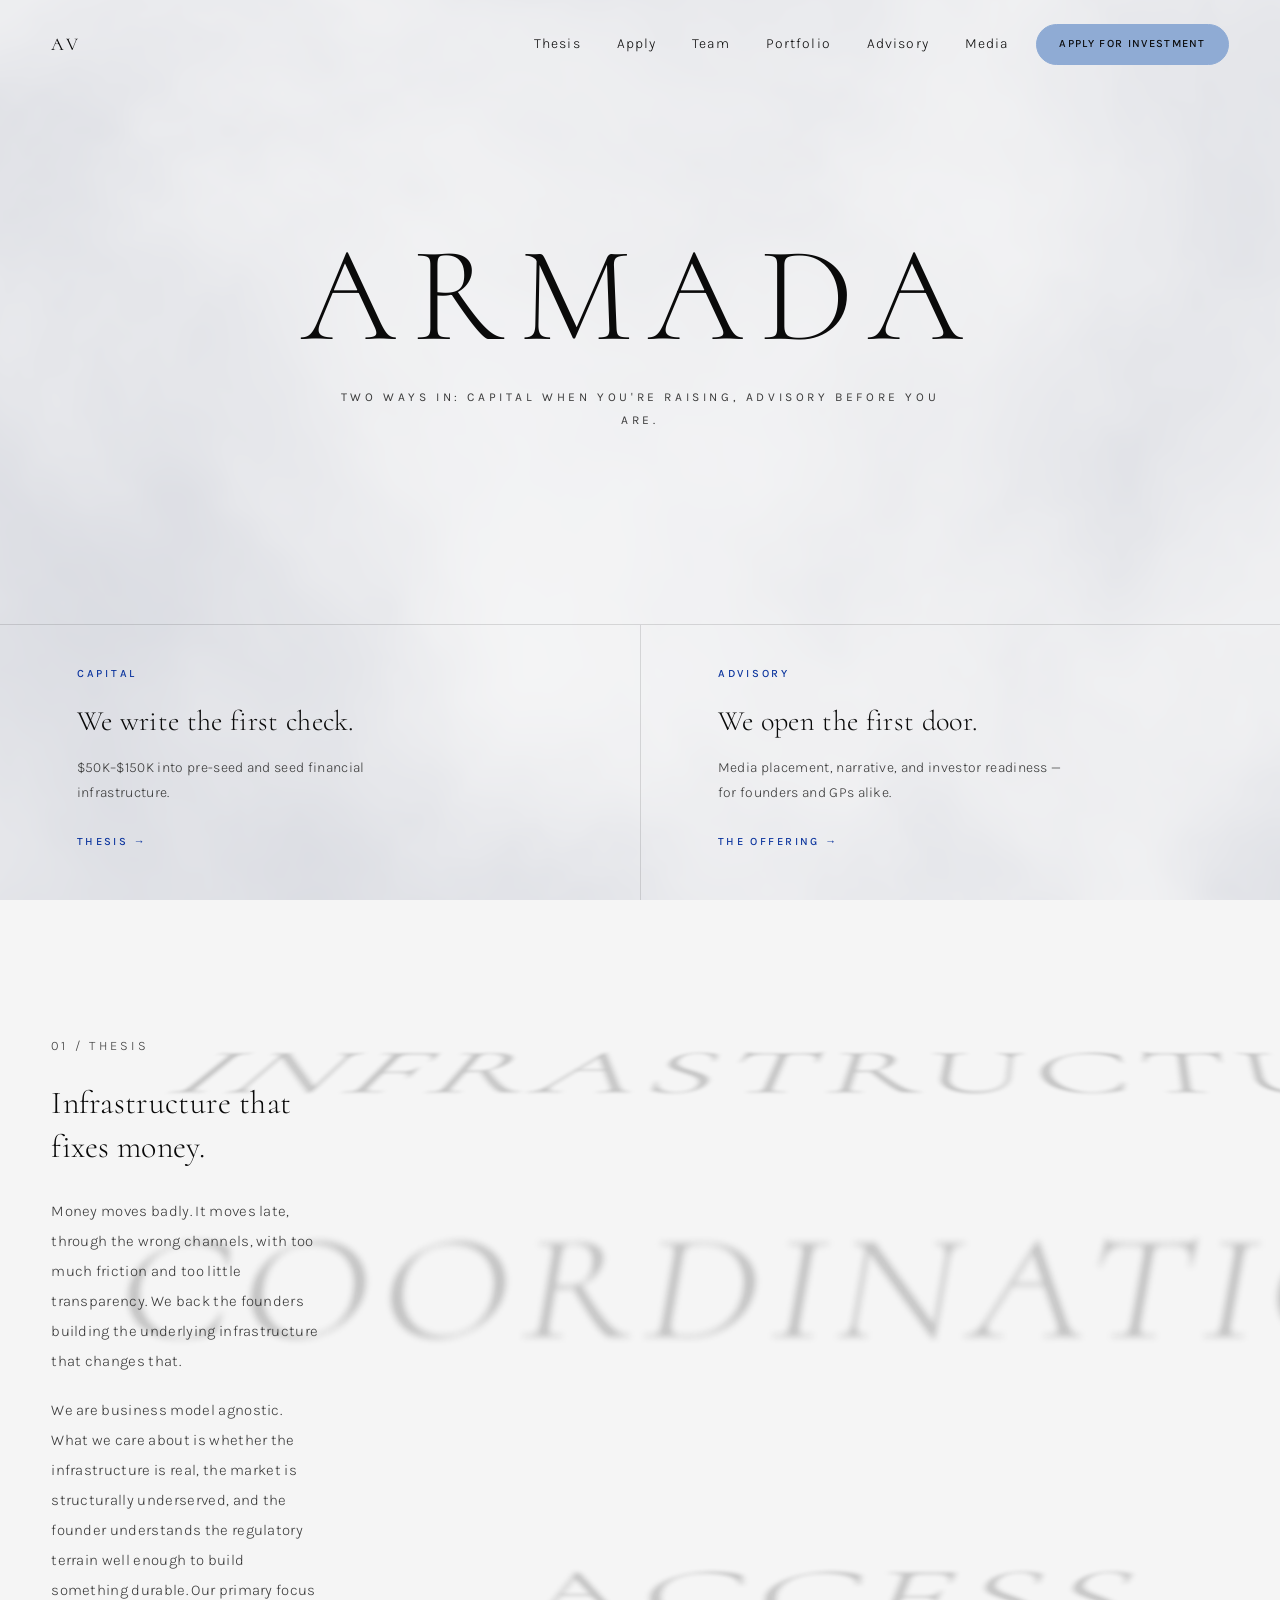
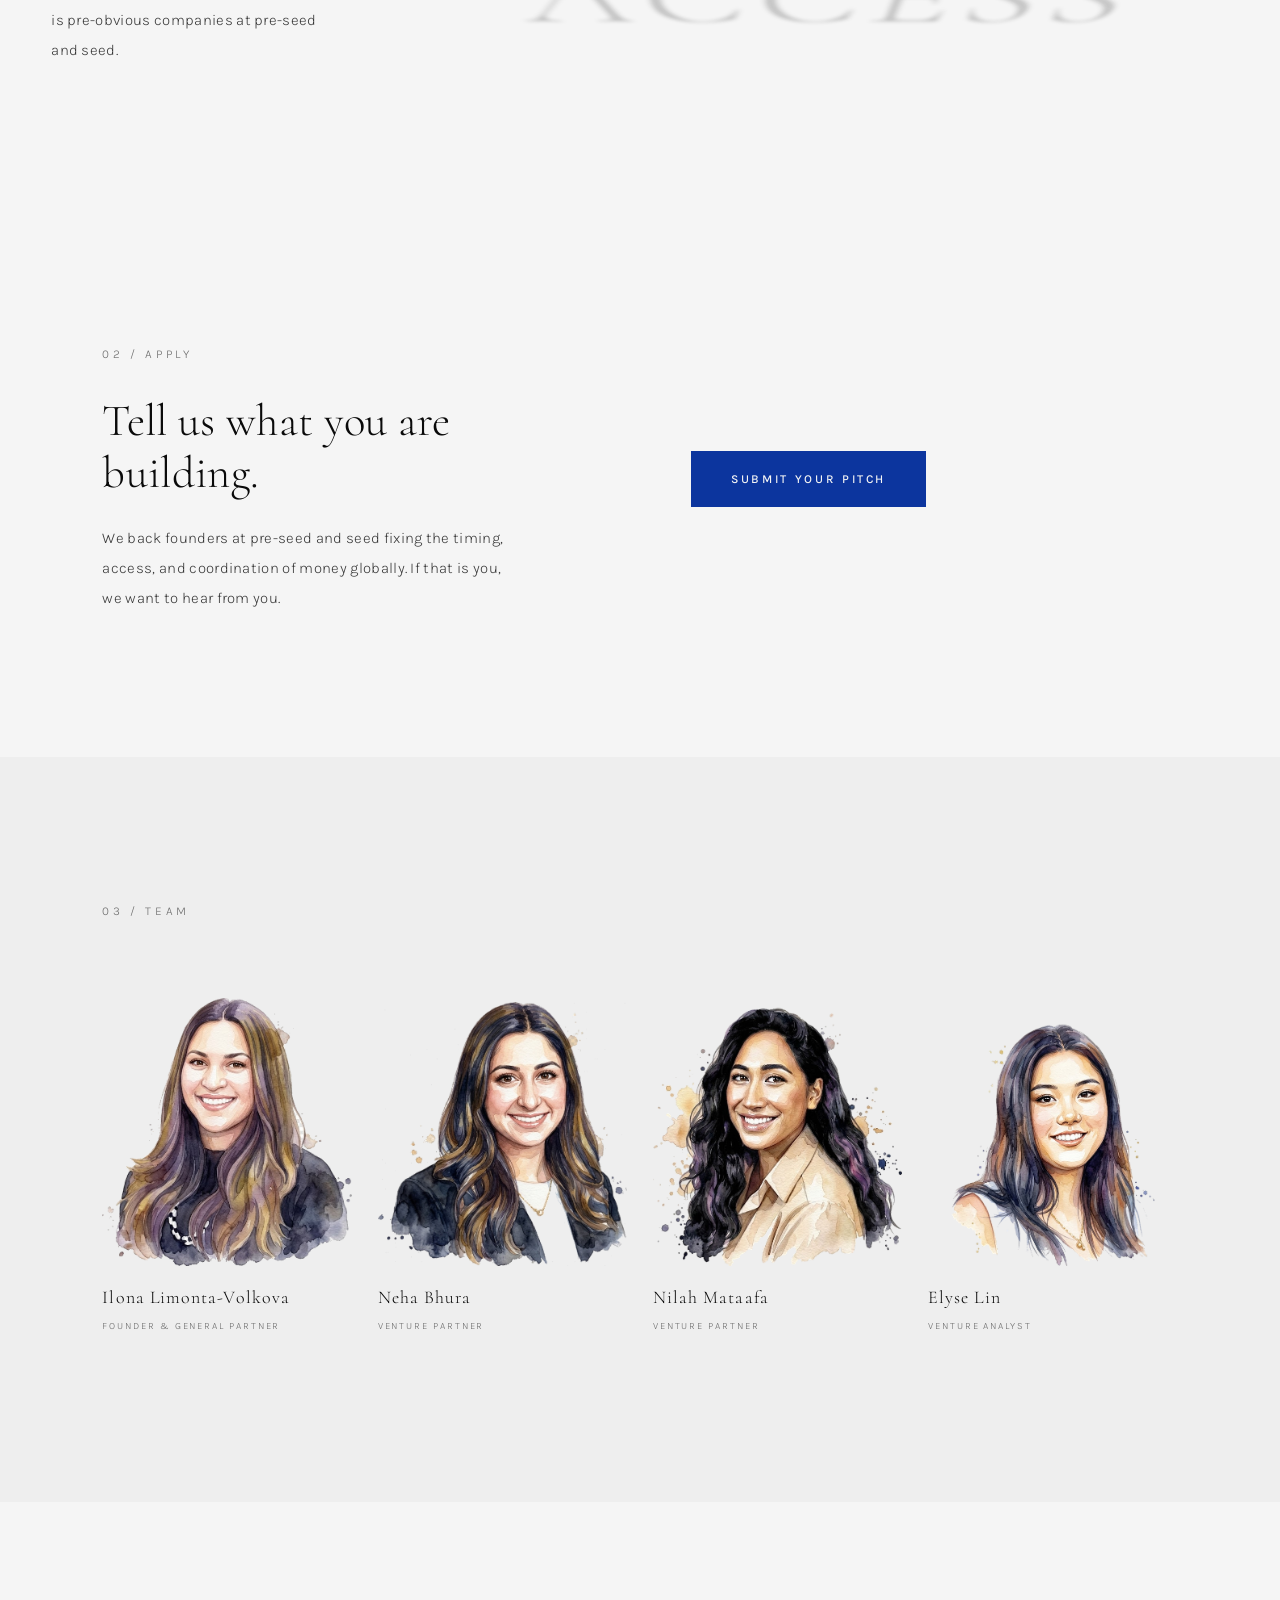
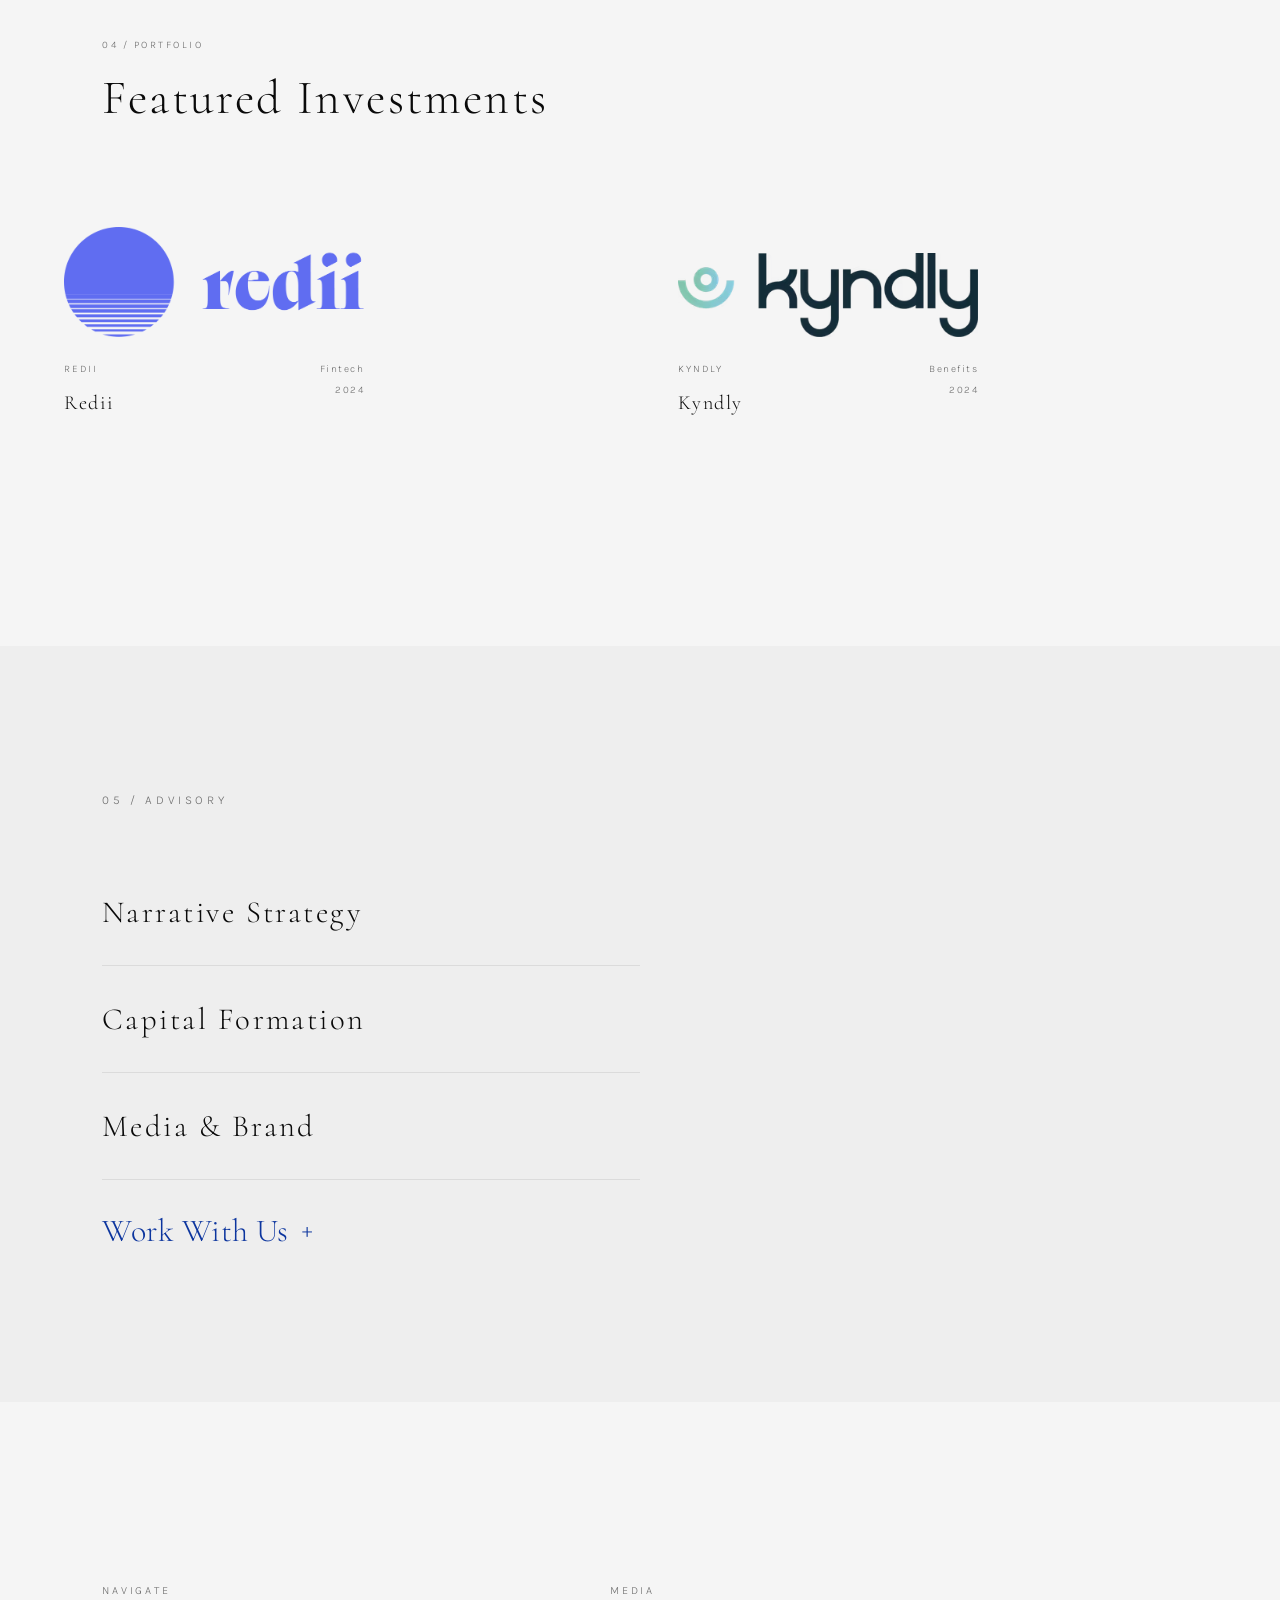
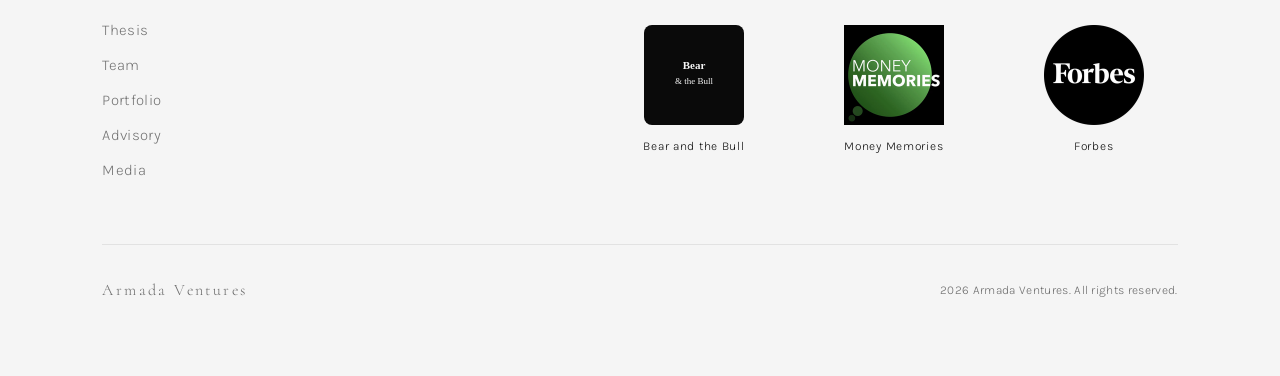
<file: index.html>
<!doctype html>
<html lang="en">
  <head>
    <meta charset="UTF-8" />
    <meta name="viewport" content="width=device-width, initial-scale=1.0" />
    <title>Armada Ventures</title>
    <meta name="description" content="Pre-seed and seed investment in pre-obvious infrastructure across regulated, overlooked markets." />
    <link rel="preconnect" href="https://fonts.googleapis.com" />
    <link rel="preconnect" href="https://fonts.gstatic.com" crossorigin />
    <link href="https://fonts.googleapis.com/css2?family=Cormorant:ital,wght@0,300;0,400;0,500;1,300;1,400&family=Karla:wght@300;400;500&display=swap" rel="stylesheet" />
    <link rel="icon" type="image/svg+xml" href="./favicon.svg" />
    <script type="module" crossorigin src="./assets/index-Dq0Phmgd.js"></script>
    <link rel="stylesheet" crossorigin href="./assets/index-tHBONwFd.css">
  </head>
  <body>
    <div id="root"></div>
  </body>
</html>
</file>
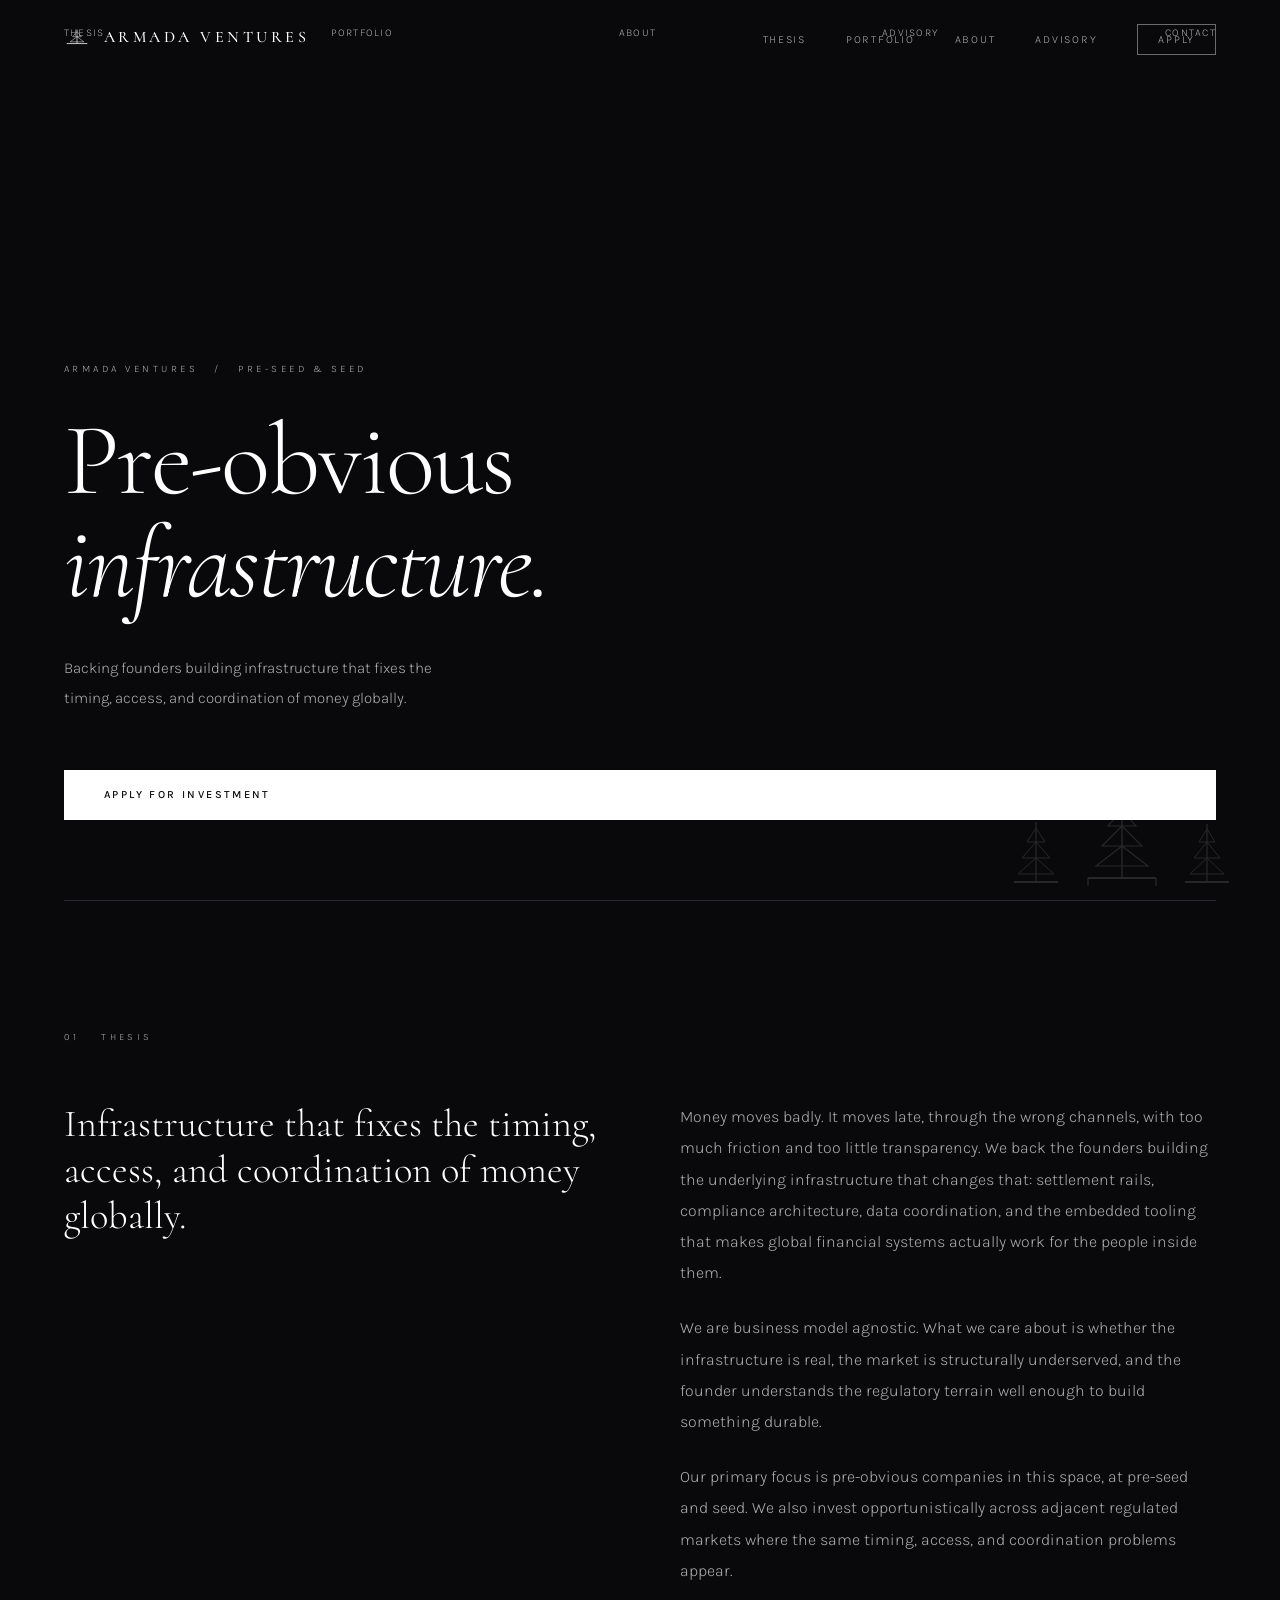
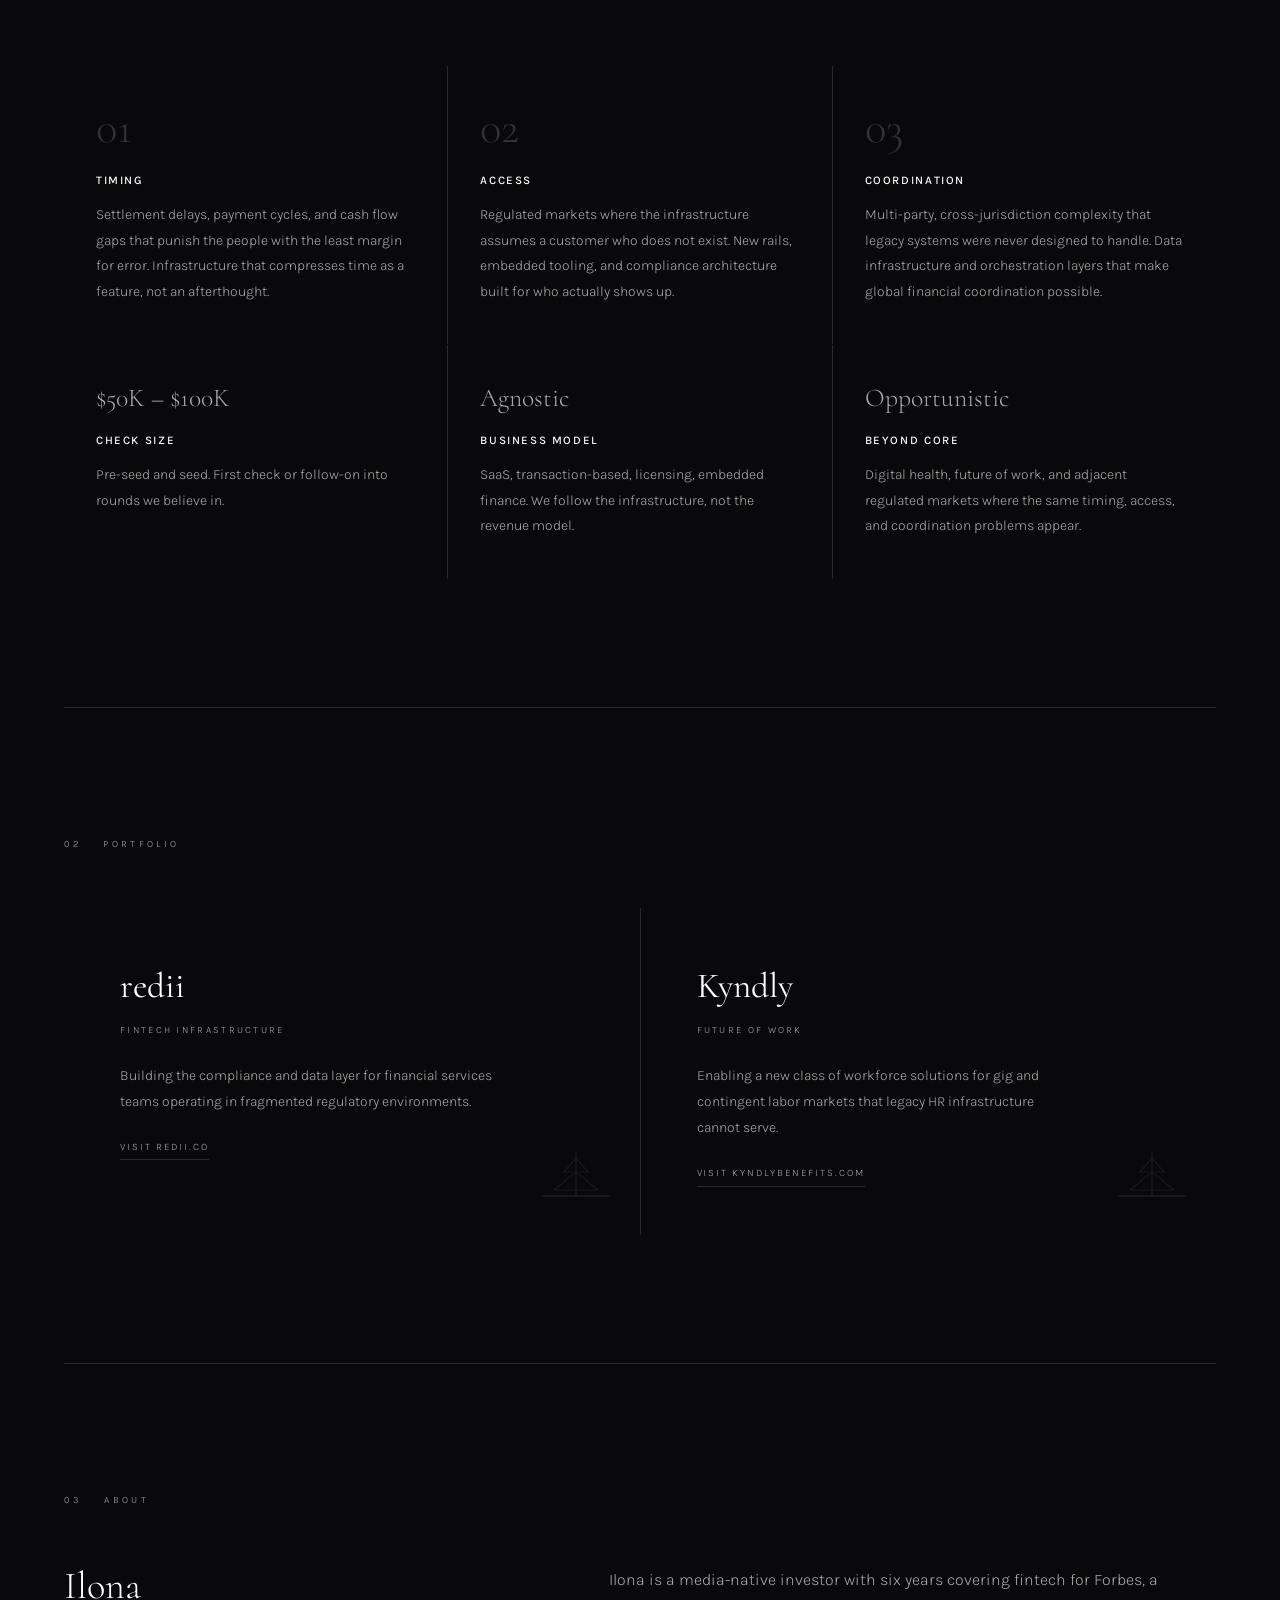
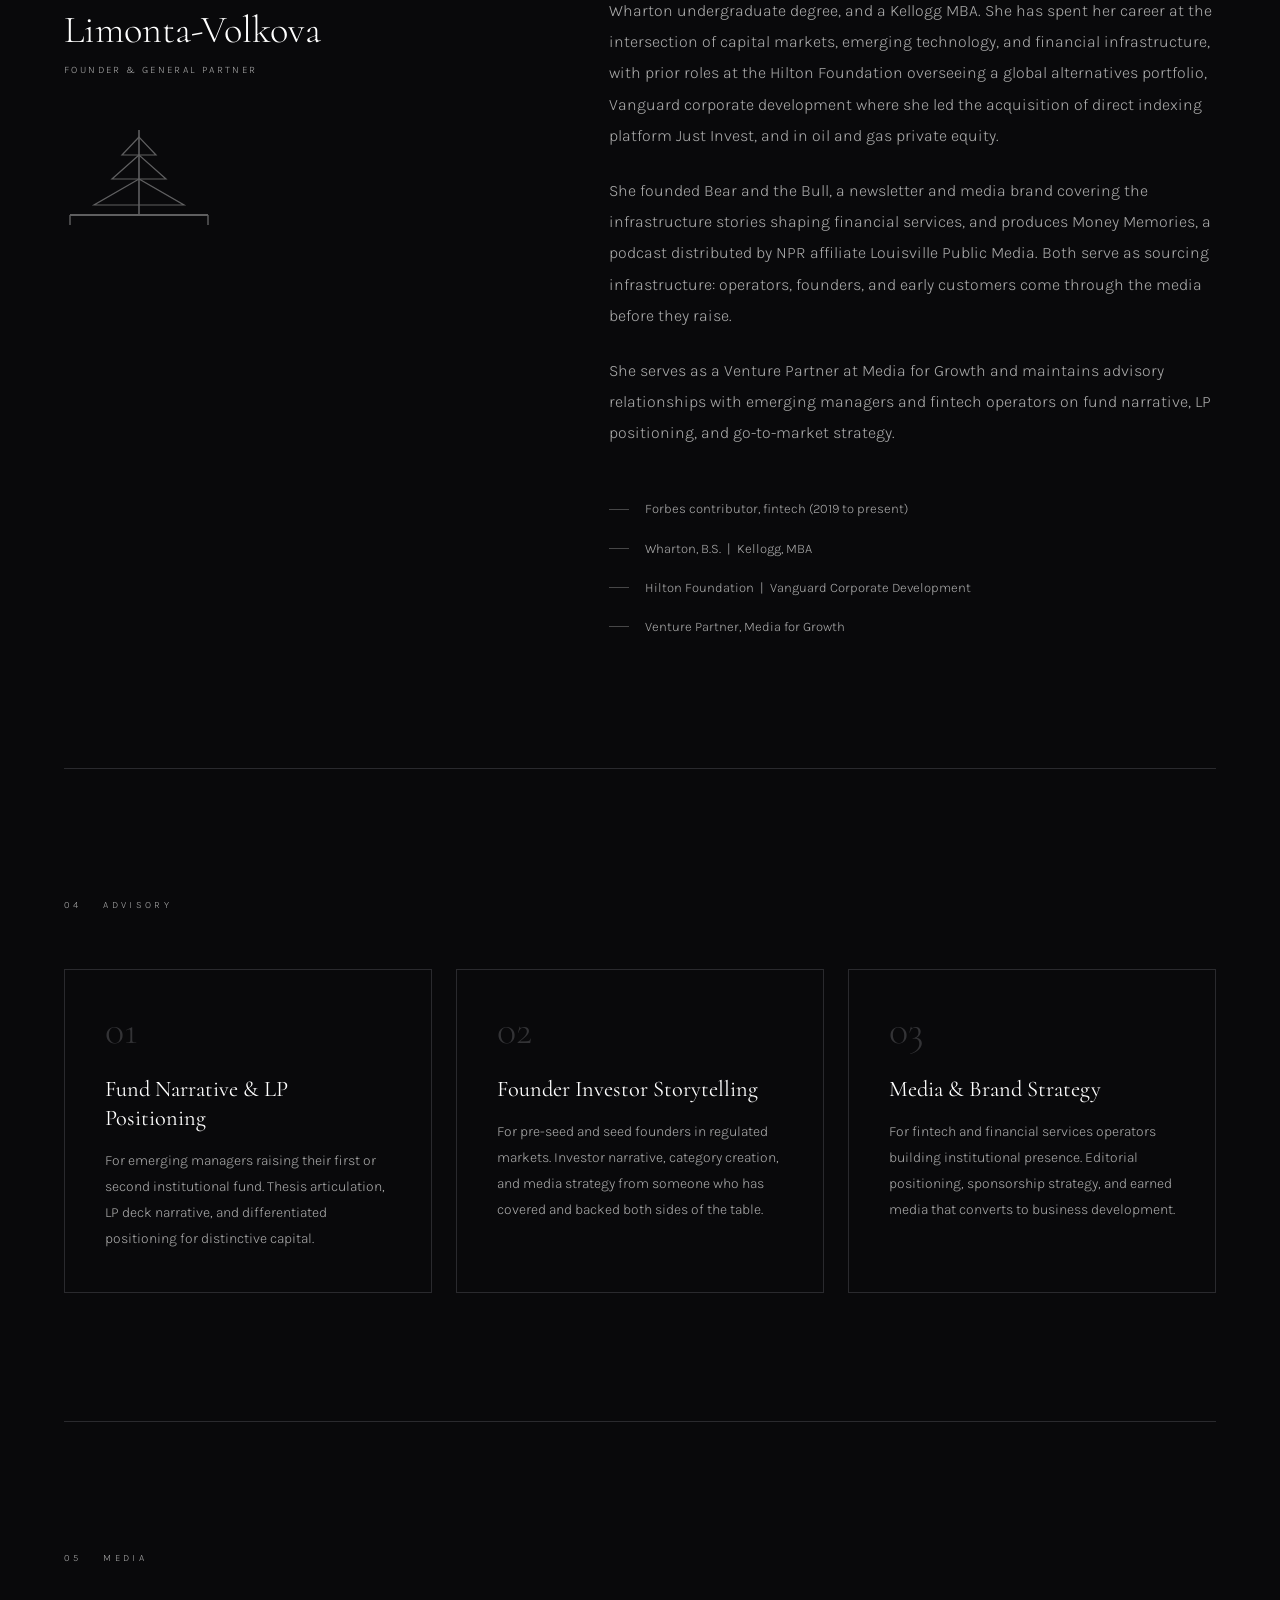
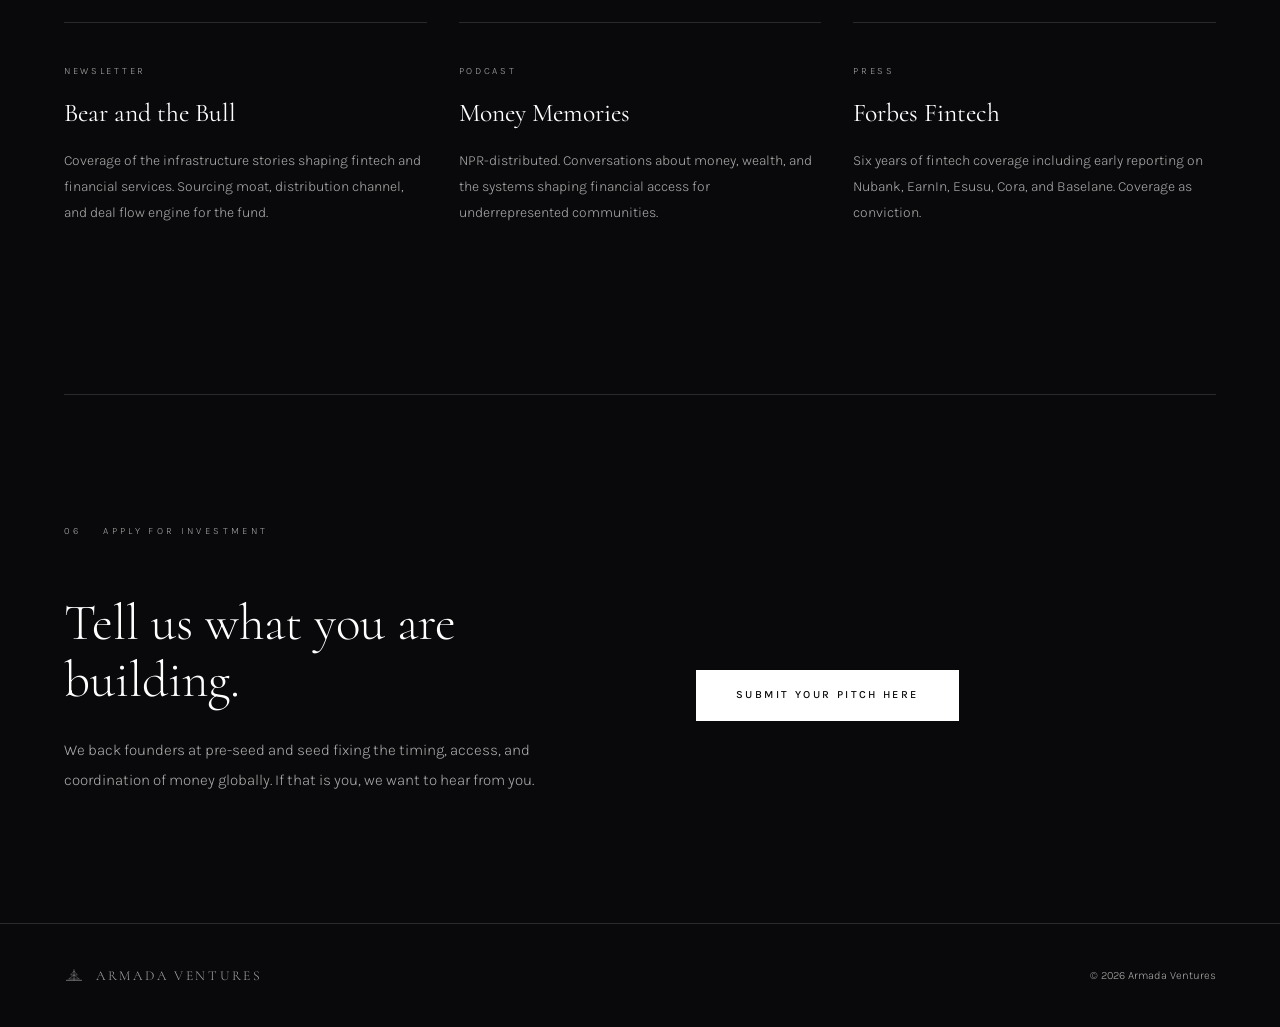
<file: index(2).html>
<!DOCTYPE html>
<html lang="en">
<head>
  <meta charset="UTF-8">
  <meta name="viewport" content="width=device-width, initial-scale=1.0">
  <title>Armada Ventures</title>
  <meta name="description" content="Pre-seed and seed investment in pre-obvious infrastructure across regulated, overlooked markets.">
  <link rel="preconnect" href="https://fonts.googleapis.com">
  <link rel="preconnect" href="https://fonts.gstatic.com" crossorigin>
  <link href="https://fonts.googleapis.com/css2?family=Cormorant:ital,wght@0,300;0,400;0,500;1,300;1,400&family=Karla:wght@300;400;500&display=swap" rel="stylesheet">
  <style>
    *, *::before, *::after { box-sizing: border-box; margin: 0; padding: 0; }
    :root {
      --bg: #09090B;
      --surface: #111113;
      --border: #2A2A2E;
      --text: #FFFFFF;
      --muted: #AAAAAA;
      --faint: #333336;
    }
    html { scroll-behavior: smooth; }
    body { background: var(--bg); color: var(--text); font-family: 'Karla', sans-serif; font-weight: 300; font-size: 16px; line-height: 1.7; -webkit-font-smoothing: antialiased; }
    nav { position: fixed; top: 0; left: 0; right: 0; z-index: 100; display: flex; align-items: center; justify-content: space-between; padding: 1.5rem 4rem; border-bottom: 1px solid transparent; transition: background 0.4s, border-color 0.4s; }
    nav.scrolled { background: rgba(9,9,11,0.95); backdrop-filter: blur(16px); border-color: var(--border); }
    .nav-brand { display: flex; align-items: center; gap: 0.85rem; text-decoration: none; color: var(--text); }
    .nav-brand-name { font-family: 'Cormorant', serif; font-weight: 500; font-size: 1rem; letter-spacing: 0.22em; text-transform: uppercase; }
    .nav-links { display: flex; gap: 2.5rem; list-style: none; align-items: center; }
    .nav-links a { font-size: 0.68rem; letter-spacing: 0.16em; text-transform: uppercase; color: var(--muted); text-decoration: none; transition: color 0.2s; }
    .nav-links a:hover { color: var(--text); }
    .nav-apply { font-size: 0.68rem; letter-spacing: 0.16em; text-transform: uppercase; color: var(--text); border: 1px solid rgba(255,255,255,0.4); padding: 0.5rem 1.25rem; text-decoration: none; transition: background 0.2s, color 0.2s; }
    .nav-apply:hover { background: var(--text); color: var(--bg); }
    .hero { min-height: 100vh; display: flex; flex-direction: column; justify-content: flex-end; padding: 8rem 4rem 5rem; position: relative; overflow: hidden; }
    .hero-fleet { position: absolute; bottom: 0; right: 0; display: flex; align-items: flex-end; gap: 1.5rem; padding-right: 3rem; opacity: 0.12; pointer-events: none; }
    .hero-eyebrow { font-size: 0.62rem; letter-spacing: 0.35em; text-transform: uppercase; color: var(--muted); margin-bottom: 2rem; }
    .hero-headline { font-family: 'Cormorant', serif; font-weight: 300; font-size: clamp(3.5rem, 8vw, 8rem); line-height: 1.0; letter-spacing: -0.02em; max-width: 900px; margin-bottom: 2.5rem; color: #FFFFFF; }
    .hero-headline em { font-style: italic; }
    .hero-sub { font-size: 0.95rem; color: var(--muted); max-width: 400px; margin-bottom: 3.5rem; line-height: 1.95; }
    .btn-primary { display: inline-block; font-size: 0.68rem; letter-spacing: 0.22em; text-transform: uppercase; background: #FFFFFF; color: #09090B; padding: 1rem 2.5rem; text-decoration: none; font-weight: 500; transition: opacity 0.2s; }
    .btn-primary:hover { opacity: 0.82; }
    section { padding: 8rem 4rem; }
    hr.divider { border: none; border-top: 1px solid var(--border); margin: 0 4rem; }
    .section-label { font-size: 0.6rem; letter-spacing: 0.35em; text-transform: uppercase; color: var(--muted); margin-bottom: 3.5rem; }
    .thesis-grid { display: grid; grid-template-columns: 1fr 1fr; gap: 5rem; align-items: start; }
    .thesis-statement { font-family: 'Cormorant', serif; font-weight: 300; font-size: clamp(1.9rem, 3vw, 2.9rem); line-height: 1.2; color: #FFFFFF; }
    .thesis-body { color: var(--muted); line-height: 1.95; }
    .thesis-body p + p { margin-top: 1.5rem; }
    .pillars { margin-top: 5rem; display: grid; grid-template-columns: repeat(3, 1fr); gap: 1px; background: var(--border); }
    .pillar { background: var(--bg); padding: 2.5rem 2rem; }
    .pillar-num { font-family: 'Cormorant', serif; font-size: 2.8rem; font-weight: 300; color: var(--faint); line-height: 1; margin-bottom: 1.25rem; }
    .pillar-title { font-size: 0.72rem; letter-spacing: 0.14em; text-transform: uppercase; font-weight: 500; margin-bottom: 0.75rem; color: #FFFFFF; }
    .pillar-text { font-size: 0.875rem; color: var(--muted); line-height: 1.82; }
    .portfolio-grid { display: grid; grid-template-columns: repeat(2, 1fr); gap: 1px; background: var(--border); margin-top: 3.5rem; }
    .portfolio-card { background: var(--bg); padding: 3rem 3.5rem; transition: background 0.25s; position: relative; overflow: hidden; }
    .portfolio-card:hover { background: var(--surface); }
    .portfolio-card-ship { position: absolute; bottom: 1rem; right: 1.5rem; opacity: 0.06; pointer-events: none; }
    .portfolio-name { font-family: 'Cormorant', serif; font-size: 2.2rem; font-weight: 400; margin-bottom: 0.4rem; color: #FFFFFF; }
    .portfolio-name a { color: #FFFFFF; text-decoration: none; }
    .portfolio-name a:hover { opacity: 0.7; }
    .portfolio-sector { font-size: 0.6rem; letter-spacing: 0.24em; text-transform: uppercase; color: var(--muted); }
    .portfolio-desc { margin-top: 1.5rem; font-size: 0.875rem; color: var(--muted); line-height: 1.88; max-width: 380px; }
    .portfolio-link { display: inline-block; margin-top: 1.5rem; font-size: 0.62rem; letter-spacing: 0.2em; text-transform: uppercase; color: var(--muted); text-decoration: none; border-bottom: 1px solid var(--border); padding-bottom: 0.2rem; transition: color 0.2s, border-color 0.2s; }
    .portfolio-link:hover { color: #FFFFFF; border-color: #FFFFFF; }
    .about-grid { display: grid; grid-template-columns: 5fr 7fr; gap: 7rem; align-items: start; }
    .about-name { font-family: 'Cormorant', serif; font-weight: 300; font-size: clamp(2rem, 3vw, 2.8rem); line-height: 1.15; margin-bottom: 0.6rem; color: #FFFFFF; }
    .about-role { font-size: 0.62rem; letter-spacing: 0.24em; text-transform: uppercase; color: var(--muted); margin-bottom: 3rem; }
    .about-ship-wrap { opacity: 0.35; margin-top: 1rem; }
    .about-body { color: var(--muted); line-height: 1.95; }
    .about-body p + p { margin-top: 1.5rem; }
    .creds { margin-top: 3rem; display: flex; flex-direction: column; gap: 0.85rem; }
    .cred { display: flex; align-items: center; gap: 1rem; font-size: 0.82rem; color: var(--muted); }
    .cred-line { width: 20px; height: 1px; background: rgba(255,255,255,0.25); flex-shrink: 0; }
    .advisory-grid { display: grid; grid-template-columns: repeat(3, 1fr); gap: 1.5rem; margin-top: 3.5rem; }
    .advisory-card { border: 1px solid var(--border); padding: 2.5rem; }
    .advisory-card-num { font-family: 'Cormorant', serif; font-size: 2.5rem; font-weight: 300; color: var(--faint); line-height: 1; margin-bottom: 1.5rem; }
    .advisory-card-title { font-family: 'Cormorant', serif; font-size: 1.4rem; font-weight: 400; margin-bottom: 1rem; line-height: 1.3; color: #FFFFFF; }
    .advisory-card-body { font-size: 0.875rem; color: var(--muted); line-height: 1.85; }
    .media-grid { display: grid; grid-template-columns: repeat(3, 1fr); gap: 2rem; margin-top: 3.5rem; }
    .media-item { padding: 2.5rem 0; border-top: 1px solid var(--border); }
    .media-label { font-size: 0.6rem; letter-spacing: 0.28em; text-transform: uppercase; color: var(--muted); margin-bottom: 0.75rem; }
    .media-title { font-family: 'Cormorant', serif; font-size: 1.6rem; font-weight: 400; margin-bottom: 0.85rem; color: #FFFFFF; }
    .media-desc { font-size: 0.875rem; color: var(--muted); line-height: 1.85; }
    .apply-inner { display: grid; grid-template-columns: 1fr 1fr; gap: 7rem; align-items: center; }
    .apply-headline { font-family: 'Cormorant', serif; font-weight: 300; font-size: clamp(2.4rem, 4vw, 4rem); line-height: 1.1; color: #FFFFFF; }
    .apply-sub { color: var(--muted); font-size: 0.95rem; line-height: 1.95; margin-top: 1.75rem; }
    footer { padding: 2.5rem 4rem; border-top: 1px solid var(--border); display: flex; align-items: center; justify-content: space-between; }
    .footer-brand { display: flex; align-items: center; gap: 0.75rem; }
    .footer-brand-name { font-family: 'Cormorant', serif; font-size: 0.85rem; letter-spacing: 0.2em; text-transform: uppercase; color: var(--muted); }
    .footer-links { display: flex; gap: 2rem; }
    .footer-links a { font-size: 0.65rem; letter-spacing: 0.12em; text-transform: uppercase; color: var(--muted); text-decoration: none; transition: color 0.2s; }
    .footer-links a:hover { color: var(--text); }
    .footer-copy { font-size: 0.7rem; color: var(--muted); }
    @media (max-width: 960px) {
      nav { padding: 1.25rem 1.5rem; }
      .nav-links { display: none; }
      section { padding: 5rem 1.5rem; }
      hr.divider { margin: 0 1.5rem; }
      .hero { padding: 6rem 1.5rem 4rem; }
      .hero-fleet { display: none; }
      .thesis-grid, .about-grid, .apply-inner { grid-template-columns: 1fr; gap: 3rem; }
      .pillars, .portfolio-grid, .advisory-grid, .media-grid { grid-template-columns: 1fr; }
      footer { flex-direction: column; gap: 1.5rem; text-align: center; }
      .footer-links { flex-wrap: wrap; justify-content: center; }
    }
  </style>
</head>
<body>

<nav id="main-nav">
  <a href="#home" class="nav-brand">
    <svg width="26" height="18" viewBox="0 0 60 42" fill="none">
      <line x1="30" y1="1" x2="30" y2="34" stroke="#FFFFFF" stroke-width="1.5"/>
      <path d="M30 6 L20 18 L30 18 L40 18Z" stroke="#FFFFFF" stroke-width="1.1" fill="none"/>
      <path d="M30 18 L14 30 L30 30 L46 30Z" stroke="#FFFFFF" stroke-width="1.1" fill="none"/>
      <line x1="6" y1="34" x2="54" y2="34" stroke="#FFFFFF" stroke-width="1.8"/>
    </svg>
    <span class="nav-brand-name">Armada Ventures</span>
  </a>
  <ul class="nav-links">
    <li><a href="#thesis">Thesis</a></li>
    <li><a href="#portfolio">Portfolio</a></li>
    <li><a href="#about">About</a></li>
    <li><a href="#advisory">Advisory</a></li>
    <li><a href="#apply" class="nav-apply">Apply</a></li>
  </ul>
</nav>

<section class="hero" id="home">
  <div class="hero-fleet" aria-hidden="true">
    <svg width="52" height="80" viewBox="0 0 52 80" fill="none">
      <line x1="26" y1="2" x2="26" y2="62" stroke="#FFFFFF" stroke-width="1.2"/>
      <path d="M26 8 L17 22 L26 22 L35 22Z" stroke="#FFFFFF" stroke-width="1" fill="none"/>
      <path d="M26 22 L12 38 L26 38 L40 38Z" stroke="#FFFFFF" stroke-width="1" fill="none"/>
      <path d="M26 38 L8 54 L26 54 L44 54Z" stroke="#FFFFFF" stroke-width="1" fill="none"/>
      <line x1="4" y1="62" x2="48" y2="62" stroke="#FFFFFF" stroke-width="1.8"/>
    </svg>
    <svg width="72" height="110" viewBox="0 0 72 110" fill="none">
      <line x1="36" y1="2" x2="36" y2="88" stroke="#FFFFFF" stroke-width="1.4"/>
      <path d="M36 7 L26 20 L36 20 L46 20Z" stroke="#FFFFFF" stroke-width="1.1" fill="none"/>
      <path d="M36 20 L22 36 L36 36 L50 36Z" stroke="#FFFFFF" stroke-width="1.1" fill="none"/>
      <path d="M36 36 L16 56 L36 56 L56 56Z" stroke="#FFFFFF" stroke-width="1.1" fill="none"/>
      <path d="M36 56 L10 76 L36 76 L62 76Z" stroke="#FFFFFF" stroke-width="1.1" fill="none"/>
      <line x1="2" y1="88" x2="70" y2="88" stroke="#FFFFFF" stroke-width="2"/>
      <line x1="2" y1="88" x2="2" y2="96" stroke="#FFFFFF" stroke-width="1.2"/>
      <line x1="70" y1="88" x2="70" y2="96" stroke="#FFFFFF" stroke-width="1.2"/>
    </svg>
    <svg width="50" height="78" viewBox="0 0 50 78" fill="none">
      <line x1="25" y1="2" x2="25" y2="60" stroke="#FFFFFF" stroke-width="1.2"/>
      <path d="M25 7 L17 20 L25 20 L33 20Z" stroke="#FFFFFF" stroke-width="1" fill="none"/>
      <path d="M25 20 L12 36 L25 36 L38 36Z" stroke="#FFFFFF" stroke-width="1" fill="none"/>
      <path d="M25 36 L8 52 L25 52 L42 52Z" stroke="#FFFFFF" stroke-width="1" fill="none"/>
      <line x1="3" y1="60" x2="47" y2="60" stroke="#FFFFFF" stroke-width="1.8"/>
    </svg>
  </div>
  <p class="hero-eyebrow">Armada Ventures &nbsp;&nbsp;/&nbsp;&nbsp; Pre-seed &amp; Seed</p>
  <h1 class="hero-headline">Pre-obvious<br><em>infrastructure.</em></h1>
  <p class="hero-sub">Backing founders building infrastructure that fixes the timing, access, and coordination of money globally.</p>
  <a href="#apply" class="btn-primary">Apply for Investment</a>
</section>

<hr class="divider">

<section id="thesis">
  <p class="section-label">01 &nbsp;&nbsp; Thesis</p>
  <div class="thesis-grid">
    <h2 class="thesis-statement">Infrastructure that fixes the timing, access, and coordination of money globally.</h2>
    <div class="thesis-body">
      <p>Money moves badly. It moves late, through the wrong channels, with too much friction and too little transparency. We back the founders building the underlying infrastructure that changes that: settlement rails, compliance architecture, data coordination, and the embedded tooling that makes global financial systems actually work for the people inside them.</p>
      <p>We are business model agnostic. What we care about is whether the infrastructure is real, the market is structurally underserved, and the founder understands the regulatory terrain well enough to build something durable.</p>
      <p>Our primary focus is pre-obvious companies in this space, at pre-seed and seed. We also invest opportunistically across adjacent regulated markets where the same timing, access, and coordination problems appear.</p>
    </div>
  </div>
  <div class="pillars">
    <div class="pillar">
      <div class="pillar-num">01</div>
      <div class="pillar-title">Timing</div>
      <p class="pillar-text">Settlement delays, payment cycles, and cash flow gaps that punish the people with the least margin for error. Infrastructure that compresses time as a feature, not an afterthought.</p>
    </div>
    <div class="pillar">
      <div class="pillar-num">02</div>
      <div class="pillar-title">Access</div>
      <p class="pillar-text">Regulated markets where the infrastructure assumes a customer who does not exist. New rails, embedded tooling, and compliance architecture built for who actually shows up.</p>
    </div>
    <div class="pillar">
      <div class="pillar-num">03</div>
      <div class="pillar-title">Coordination</div>
      <p class="pillar-text">Multi-party, cross-jurisdiction complexity that legacy systems were never designed to handle. Data infrastructure and orchestration layers that make global financial coordination possible.</p>
    </div>
  </div>
  <div class="pillars" style="margin-top:1px;">
    <div class="pillar">
      <div class="pillar-num" style="font-size:1.6rem;color:var(--muted);">$50K &ndash; $100K</div>
      <div class="pillar-title">Check size</div>
      <p class="pillar-text">Pre-seed and seed. First check or follow-on into rounds we believe in.</p>
    </div>
    <div class="pillar">
      <div class="pillar-num" style="font-size:1.6rem;color:var(--muted);">Agnostic</div>
      <div class="pillar-title">Business model</div>
      <p class="pillar-text">SaaS, transaction-based, licensing, embedded finance. We follow the infrastructure, not the revenue model.</p>
    </div>
    <div class="pillar">
      <div class="pillar-num" style="font-size:1.6rem;color:var(--muted);">Opportunistic</div>
      <div class="pillar-title">Beyond core</div>
      <p class="pillar-text">Digital health, future of work, and adjacent regulated markets where the same timing, access, and coordination problems appear.</p>
    </div>
  </div>
</section>

<hr class="divider">

<section id="portfolio">
  <p class="section-label">02 &nbsp;&nbsp; Portfolio</p>
  <div class="portfolio-grid">
    <div class="portfolio-card">
      <div class="portfolio-card-ship" aria-hidden="true">
        <svg width="80" height="60" viewBox="0 0 80 60" fill="none"><line x1="40" y1="2" x2="40" y2="46" stroke="#FFFFFF" stroke-width="1.5"/><path d="M40 8 L28 22 L40 22 L52 22Z" stroke="#FFFFFF" stroke-width="1.2" fill="none"/><path d="M40 22 L18 40 L40 40 L62 40Z" stroke="#FFFFFF" stroke-width="1.2" fill="none"/><line x1="6" y1="46" x2="74" y2="46" stroke="#FFFFFF" stroke-width="2"/></svg>
      </div>
      <h3 class="portfolio-name"><a href="https://www.redii.co/" target="_blank" rel="noopener">redii</a></h3>
      <p class="portfolio-sector">Fintech Infrastructure</p>
      <p class="portfolio-desc">Building the compliance and data layer for financial services teams operating in fragmented regulatory environments.</p>
      <a href="https://www.redii.co/" target="_blank" rel="noopener" class="portfolio-link">Visit redii.co</a>
    </div>
    <div class="portfolio-card">
      <div class="portfolio-card-ship" aria-hidden="true">
        <svg width="80" height="60" viewBox="0 0 80 60" fill="none"><line x1="40" y1="2" x2="40" y2="46" stroke="#FFFFFF" stroke-width="1.5"/><path d="M40 8 L28 22 L40 22 L52 22Z" stroke="#FFFFFF" stroke-width="1.2" fill="none"/><path d="M40 22 L18 40 L40 40 L62 40Z" stroke="#FFFFFF" stroke-width="1.2" fill="none"/><line x1="6" y1="46" x2="74" y2="46" stroke="#FFFFFF" stroke-width="2"/></svg>
      </div>
      <h3 class="portfolio-name"><a href="https://kyndlybenefits.com/" target="_blank" rel="noopener">Kyndly</a></h3>
      <p class="portfolio-sector">Future of Work</p>
      <p class="portfolio-desc">Enabling a new class of workforce solutions for gig and contingent labor markets that legacy HR infrastructure cannot serve.</p>
      <a href="https://kyndlybenefits.com/" target="_blank" rel="noopener" class="portfolio-link">Visit kyndlybenefits.com</a>
    </div>
  </div>
</section>

<hr class="divider">

<section id="about">
  <p class="section-label">03 &nbsp;&nbsp; About</p>
  <div class="about-grid">
    <div>
      <h2 class="about-name">Ilona<br>Limonta-Volkova</h2>
      <p class="about-role">Founder &amp; General Partner</p>
      <div class="about-ship-wrap" aria-hidden="true">
        <svg width="150" height="110" viewBox="0 0 150 110" fill="none">
          <line x1="75" y1="3" x2="75" y2="88" stroke="#FFFFFF" stroke-width="1.6"/>
          <path d="M75 10 L58 28 L75 28 L92 28Z" stroke="#FFFFFF" stroke-width="1.2" fill="none"/>
          <path d="M75 28 L48 52 L75 52 L102 52Z" stroke="#FFFFFF" stroke-width="1.2" fill="none"/>
          <path d="M75 52 L30 78 L75 78 L120 78Z" stroke="#FFFFFF" stroke-width="1.2" fill="none"/>
          <line x1="6" y1="88" x2="144" y2="88" stroke="#FFFFFF" stroke-width="2.2"/>
          <line x1="6" y1="88" x2="6" y2="98" stroke="#FFFFFF" stroke-width="1.4"/>
          <line x1="144" y1="88" x2="144" y2="98" stroke="#FFFFFF" stroke-width="1.4"/>
        </svg>
      </div>
    </div>
    <div class="about-body">
      <p>Ilona is a media-native investor with six years covering fintech for Forbes, a Wharton undergraduate degree, and a Kellogg MBA. She has spent her career at the intersection of capital markets, emerging technology, and financial infrastructure, with prior roles at the Hilton Foundation overseeing a global alternatives portfolio, Vanguard corporate development where she led the acquisition of direct indexing platform Just Invest, and in oil and gas private equity.</p>
      <p>She founded Bear and the Bull, a newsletter and media brand covering the infrastructure stories shaping financial services, and produces Money Memories, a podcast distributed by NPR affiliate Louisville Public Media. Both serve as sourcing infrastructure: operators, founders, and early customers come through the media before they raise.</p>
      <p>She serves as a Venture Partner at Media for Growth and maintains advisory relationships with emerging managers and fintech operators on fund narrative, LP positioning, and go-to-market strategy.</p>
      <div class="creds">
        <div class="cred"><div class="cred-line"></div>Forbes contributor, fintech (2019 to present)</div>
        <div class="cred"><div class="cred-line"></div>Wharton, B.S. &nbsp;|&nbsp; Kellogg, MBA</div>
        <div class="cred"><div class="cred-line"></div>Hilton Foundation &nbsp;|&nbsp; Vanguard Corporate Development</div>
        <div class="cred"><div class="cred-line"></div>Venture Partner, Media for Growth</div>
      </div>
    </div>
  </div>
</section>

<hr class="divider">

<section id="advisory">
  <p class="section-label">04 &nbsp;&nbsp; Advisory</p>
  <div class="advisory-grid">
    <div class="advisory-card">
      <div class="advisory-card-num">01</div>
      <h3 class="advisory-card-title">Fund Narrative &amp; LP Positioning</h3>
      <p class="advisory-card-body">For emerging managers raising their first or second institutional fund. Thesis articulation, LP deck narrative, and differentiated positioning for distinctive capital.</p>
    </div>
    <div class="advisory-card">
      <div class="advisory-card-num">02</div>
      <h3 class="advisory-card-title">Founder Investor Storytelling</h3>
      <p class="advisory-card-body">For pre-seed and seed founders in regulated markets. Investor narrative, category creation, and media strategy from someone who has covered and backed both sides of the table.</p>
    </div>
    <div class="advisory-card">
      <div class="advisory-card-num">03</div>
      <h3 class="advisory-card-title">Media &amp; Brand Strategy</h3>
      <p class="advisory-card-body">For fintech and financial services operators building institutional presence. Editorial positioning, sponsorship strategy, and earned media that converts to business development.</p>
    </div>
  </div>
</section>

<hr class="divider">

<section id="media">
  <p class="section-label">05 &nbsp;&nbsp; Media</p>
  <div class="media-grid">
    <div class="media-item">
      <p class="media-label">Newsletter</p>
      <h3 class="media-title">Bear and the Bull</h3>
      <p class="media-desc">Coverage of the infrastructure stories shaping fintech and financial services. Sourcing moat, distribution channel, and deal flow engine for the fund.</p>
    </div>
    <div class="media-item">
      <p class="media-label">Podcast</p>
      <h3 class="media-title">Money Memories</h3>
      <p class="media-desc">NPR-distributed. Conversations about money, wealth, and the systems shaping financial access for underrepresented communities.</p>
    </div>
    <div class="media-item">
      <p class="media-label">Press</p>
      <h3 class="media-title">Forbes Fintech</h3>
      <p class="media-desc">Six years of fintech coverage including early reporting on Nubank, EarnIn, Esusu, Cora, and Baselane. Coverage as conviction.</p>
    </div>
  </div>
</section>

<hr class="divider">

<section id="apply">
  <p class="section-label">06 &nbsp;&nbsp; Apply for Investment</p>
  <div class="apply-inner">
    <div>
      <h2 class="apply-headline">Tell us what you are building.</h2>
      <p class="apply-sub">We back founders at pre-seed and seed fixing the timing, access, and coordination of money globally. If that is you, we want to hear from you.</p>
    </div>
    <div>
      <a href="https://airtable.com/appjogkR238Ws62HC/pagLpdmrn59S1AP0G/form" target="_blank" rel="noopener" class="btn-primary">Submit your pitch here</a>
    </div>
  </div>
</section>

<footer>
  <div class="footer-brand">
    <svg width="20" height="14" viewBox="0 0 60 42" fill="none">
      <line x1="30" y1="1" x2="30" y2="34" stroke="#AAAAAA" stroke-width="1.5"/>
      <path d="M30 6 L20 18 L30 18 L40 18Z" stroke="#AAAAAA" stroke-width="1.1" fill="none"/>
      <path d="M30 18 L14 30 L30 30 L46 30Z" stroke="#AAAAAA" stroke-width="1.1" fill="none"/>
      <line x1="6" y1="34" x2="54" y2="34" stroke="#AAAAAA" stroke-width="1.8"/>
    </svg>
    <span class="footer-brand-name">Armada Ventures</span>
  </div>
  <nav class="footer-links" aria-label="Footer navigation">
    <a href="#thesis">Thesis</a>
    <a href="#portfolio">Portfolio</a>
    <a href="#about">About</a>
    <a href="#advisory">Advisory</a>
    <a href="mailto:hello@armada-ventures.com">Contact</a>
  </nav>
  <span class="footer-copy">&copy; 2026 Armada Ventures</span>
</footer>

<script>
  const nav = document.getElementById('main-nav');
  window.addEventListener('scroll', () => {
    nav.classList.toggle('scrolled', window.scrollY > 50);
  }, { passive: true });
</script>
</body>
</html>
</file>
<file: assets/index-tHBONwFd.css>
*,:before,:after{--tw-border-spacing-x: 0;--tw-border-spacing-y: 0;--tw-translate-x: 0;--tw-translate-y: 0;--tw-rotate: 0;--tw-skew-x: 0;--tw-skew-y: 0;--tw-scale-x: 1;--tw-scale-y: 1;--tw-pan-x: ;--tw-pan-y: ;--tw-pinch-zoom: ;--tw-scroll-snap-strictness: proximity;--tw-gradient-from-position: ;--tw-gradient-via-position: ;--tw-gradient-to-position: ;--tw-ordinal: ;--tw-slashed-zero: ;--tw-numeric-figure: ;--tw-numeric-spacing: ;--tw-numeric-fraction: ;--tw-ring-inset: ;--tw-ring-offset-width: 0px;--tw-ring-offset-color: #fff;--tw-ring-color: rgb(59 130 246 / .5);--tw-ring-offset-shadow: 0 0 #0000;--tw-ring-shadow: 0 0 #0000;--tw-shadow: 0 0 #0000;--tw-shadow-colored: 0 0 #0000;--tw-blur: ;--tw-brightness: ;--tw-contrast: ;--tw-grayscale: ;--tw-hue-rotate: ;--tw-invert: ;--tw-saturate: ;--tw-sepia: ;--tw-drop-shadow: ;--tw-backdrop-blur: ;--tw-backdrop-brightness: ;--tw-backdrop-contrast: ;--tw-backdrop-grayscale: ;--tw-backdrop-hue-rotate: ;--tw-backdrop-invert: ;--tw-backdrop-opacity: ;--tw-backdrop-saturate: ;--tw-backdrop-sepia: ;--tw-contain-size: ;--tw-contain-layout: ;--tw-contain-paint: ;--tw-contain-style: }::backdrop{--tw-border-spacing-x: 0;--tw-border-spacing-y: 0;--tw-translate-x: 0;--tw-translate-y: 0;--tw-rotate: 0;--tw-skew-x: 0;--tw-skew-y: 0;--tw-scale-x: 1;--tw-scale-y: 1;--tw-pan-x: ;--tw-pan-y: ;--tw-pinch-zoom: ;--tw-scroll-snap-strictness: proximity;--tw-gradient-from-position: ;--tw-gradient-via-position: ;--tw-gradient-to-position: ;--tw-ordinal: ;--tw-slashed-zero: ;--tw-numeric-figure: ;--tw-numeric-spacing: ;--tw-numeric-fraction: ;--tw-ring-inset: ;--tw-ring-offset-width: 0px;--tw-ring-offset-color: #fff;--tw-ring-color: rgb(59 130 246 / .5);--tw-ring-offset-shadow: 0 0 #0000;--tw-ring-shadow: 0 0 #0000;--tw-shadow: 0 0 #0000;--tw-shadow-colored: 0 0 #0000;--tw-blur: ;--tw-brightness: ;--tw-contrast: ;--tw-grayscale: ;--tw-hue-rotate: ;--tw-invert: ;--tw-saturate: ;--tw-sepia: ;--tw-drop-shadow: ;--tw-backdrop-blur: ;--tw-backdrop-brightness: ;--tw-backdrop-contrast: ;--tw-backdrop-grayscale: ;--tw-backdrop-hue-rotate: ;--tw-backdrop-invert: ;--tw-backdrop-opacity: ;--tw-backdrop-saturate: ;--tw-backdrop-sepia: ;--tw-contain-size: ;--tw-contain-layout: ;--tw-contain-paint: ;--tw-contain-style: }*,:before,:after{box-sizing:border-box;border-width:0;border-style:solid;border-color:#e5e7eb}:before,:after{--tw-content: ""}html,:host{line-height:1.5;-webkit-text-size-adjust:100%;-moz-tab-size:4;-o-tab-size:4;tab-size:4;font-family:ui-sans-serif,system-ui,sans-serif,"Apple Color Emoji","Segoe UI Emoji",Segoe UI Symbol,"Noto Color Emoji";font-feature-settings:normal;font-variation-settings:normal;-webkit-tap-highlight-color:transparent}body{margin:0;line-height:inherit}hr{height:0;color:inherit;border-top-width:1px}abbr:where([title]){-webkit-text-decoration:underline dotted;text-decoration:underline dotted}h1,h2,h3,h4,h5,h6{font-size:inherit;font-weight:inherit}a{color:inherit;text-decoration:inherit}b,strong{font-weight:bolder}code,kbd,samp,pre{font-family:ui-monospace,SFMono-Regular,Menlo,Monaco,Consolas,Liberation Mono,Courier New,monospace;font-feature-settings:normal;font-variation-settings:normal;font-size:1em}small{font-size:80%}sub,sup{font-size:75%;line-height:0;position:relative;vertical-align:baseline}sub{bottom:-.25em}sup{top:-.5em}table{text-indent:0;border-color:inherit;border-collapse:collapse}button,input,optgroup,select,textarea{font-family:inherit;font-feature-settings:inherit;font-variation-settings:inherit;font-size:100%;font-weight:inherit;line-height:inherit;letter-spacing:inherit;color:inherit;margin:0;padding:0}button,select{text-transform:none}button,input:where([type=button]),input:where([type=reset]),input:where([type=submit]){-webkit-appearance:button;background-color:transparent;background-image:none}:-moz-focusring{outline:auto}:-moz-ui-invalid{box-shadow:none}progress{vertical-align:baseline}::-webkit-inner-spin-button,::-webkit-outer-spin-button{height:auto}[type=search]{-webkit-appearance:textfield;outline-offset:-2px}::-webkit-search-decoration{-webkit-appearance:none}::-webkit-file-upload-button{-webkit-appearance:button;font:inherit}summary{display:list-item}blockquote,dl,dd,h1,h2,h3,h4,h5,h6,hr,figure,p,pre{margin:0}fieldset{margin:0;padding:0}legend{padding:0}ol,ul,menu{list-style:none;margin:0;padding:0}dialog{padding:0}textarea{resize:vertical}input::-moz-placeholder,textarea::-moz-placeholder{opacity:1;color:#9ca3af}input::placeholder,textarea::placeholder{opacity:1;color:#9ca3af}button,[role=button]{cursor:pointer}:disabled{cursor:default}img,svg,video,canvas,audio,iframe,embed,object{display:block;vertical-align:middle}img,video{max-width:100%;height:auto}[hidden]:where(:not([hidden=until-found])){display:none}:root{--background: 0 0% 96%;--foreground: 0 0% 4%;--card: 0 0% 93%;--card-foreground: 0 0% 4%;--popover: 0 0% 96%;--popover-foreground: 0 0% 4%;--primary: 0 0% 4%;--primary-foreground: 0 0% 96%;--secondary: 0 0% 93%;--secondary-foreground: 0 0% 4%;--muted: 0 0% 93%;--muted-foreground: 0 0% 23%;--accent: 0 0% 93%;--accent-foreground: 0 0% 4%;--destructive: 0 84.2% 60.2%;--destructive-foreground: 0 0% 98%;--border: 0 0% 82%;--input: 0 0% 82%;--ring: 0 0% 4%;--radius: .625rem}html{scroll-behavior:auto}body{font-family:Karla,Helvetica Neue,Arial,sans-serif;background-color:#f5f5f5;color:#0a0a0a;overflow-x:hidden;-webkit-font-smoothing:antialiased;-moz-osx-font-smoothing:grayscale;font-weight:300;font-size:16px;line-height:1.7;letter-spacing:.02em}h1,h2,h3,h4,h5,h6{font-family:Cormorant,Georgia,serif;word-break:keep-all}.\!container{width:100%!important}.container{width:100%}@media(min-width:640px){.\!container{max-width:640px!important}.container{max-width:640px}}@media(min-width:768px){.\!container{max-width:768px!important}.container{max-width:768px}}@media(min-width:1024px){.\!container{max-width:1024px!important}.container{max-width:1024px}}@media(min-width:1280px){.\!container{max-width:1280px!important}.container{max-width:1280px}}@media(min-width:1536px){.\!container{max-width:1536px!important}.container{max-width:1536px}}.font-serif-display{font-family:Cormorant,Georgia,serif}.font-sans-body{font-family:Karla,Helvetica Neue,Arial,sans-serif}.section-pad{padding-left:8vw;padding-right:8vw}.hero-grid{flex:1 1 auto;display:flex;align-items:center;justify-content:center;padding:8vh 5vw 4vh;min-height:0}.hero-intro{display:flex;flex-direction:column;align-items:center;text-align:center;max-width:min(960px,92vw);margin:0 auto}.hero-wordmark{color:#0a0a0a;margin:0 0 clamp(1.25rem,2.5vh,2rem);line-height:1;text-align:center}.hero-wordmark-emphasis{font-size:clamp(4.25rem,11.05vw,8.5rem);font-weight:300;text-transform:uppercase;letter-spacing:.12em}.apply-grid{display:grid;grid-template-columns:1fr 1fr;gap:8vw;align-items:center}.team-grid{display:grid;grid-template-columns:repeat(4,minmax(0,1fr));gap:2vw;align-items:start}.gallery-grid{display:grid;grid-template-columns:repeat(2,minmax(0,1fr));gap:6vw;padding:0 5vw;align-items:stretch}.gallery-card{display:flex;flex-direction:column;align-items:flex-start;width:100%}.philosophy-layout{width:100%;min-height:100vh;background:transparent;display:flex}.philosophy-text-panel{flex:0 0 30%;position:relative}.philosophy-text-inner{position:sticky;top:0;height:100vh;display:flex;flex-direction:column;justify-content:center;padding:0 5vw 0 4vw}.philosophy-body{max-width:36rem}.philosophy-ring-panel{flex:0 0 70%;position:relative}.philosophy-ring-inner{position:sticky;top:0;width:100%;height:100vh;display:flex;align-items:center;justify-content:center;padding-top:6vh;perspective:1000px;perspective-origin:50% 55%}.philosophy-ring-word{display:inline-block;font-family:Cormorant,Georgia,serif;font-size:clamp(42px,8vw,100px);font-weight:300;color:#0a0a0a;letter-spacing:.06em;line-height:1.1;will-change:transform;opacity:.22}.hero-description-lead{margin:0;max-width:min(40rem,88vw);font-size:12px;letter-spacing:.3em;text-transform:uppercase;color:#3a3a3a;font-weight:400;line-height:1.9}.hero-split{display:grid;grid-template-columns:1fr 1fr;border-top:1px solid rgba(0,0,0,.12);margin-top:auto}.hero-split-col{padding:40px 6vw 48px;display:flex;flex-direction:column;align-items:flex-start;text-align:left}.hero-split-col+.hero-split-col{border-left:1px solid rgba(0,0,0,.12)}.hero-split-label{font-size:11px;letter-spacing:.25em;text-transform:uppercase;color:#0c359e;margin:0 0 20px;font-weight:500}.hero-split-heading{font-size:clamp(24px,2.2vw,32px);font-weight:300;line-height:1.25;color:#0a0a0a;margin:0 0 16px}.hero-split-description{font-size:14px;line-height:1.8;color:#3a3a3a;font-weight:300;margin:0 0 28px;max-width:360px}.hero-split-link{margin-top:auto;background:none;border:none;padding:0;font-size:11px;letter-spacing:.22em;text-transform:uppercase;color:#0c359e;cursor:pointer;font-weight:500;transition:opacity .2s ease}.hero-split-link:hover{opacity:.65}.mediums-layout{display:flex;padding:16vh 8vw 0;gap:8vw}.mediums-titles{flex:0 0 50%}.mediums-detail{flex:1 1 50%;display:flex;align-items:center;position:relative}.mediums-mobile-detail{display:none}.mediums-contact-wrap{padding:24px 8vw 16vh}.mediums-contact{max-width:480px}.mediums-contact-toggle{display:flex;align-items:center;gap:14px;background:none;border:none;padding:0;margin:0;cursor:pointer;font-size:clamp(24px,2.5vw,36px);font-weight:300;color:#0c359e;transition:opacity .2s ease}.mediums-contact-toggle:hover{opacity:.75}.mediums-contact-toggle-icon{font-family:Karla,Helvetica Neue,Arial,sans-serif;font-size:1.25rem;font-weight:300;line-height:1}.mediums-contact-panel{overflow:hidden;max-height:0;opacity:0;transition:max-height .45s ease,opacity .3s ease,margin-top .3s ease}.mediums-contact-panel.is-open{max-height:1200px;opacity:1;margin-top:28px}.section-header-mobile{padding-left:8vw;padding-right:8vw}.footer-vision{margin-left:0}.footer-links-grid{display:grid;grid-template-columns:minmax(160px,1fr) minmax(320px,1.4fr);gap:8vw;align-items:start;padding-bottom:60px;border-bottom:1px solid rgba(0,0,0,.08)}.footer-media-grid{display:grid;grid-template-columns:repeat(3,minmax(0,1fr));gap:32px;align-items:start}.footer-bottom{display:flex;align-items:center;justify-content:space-between;padding-top:32px}.detail-grid{display:grid;grid-template-columns:1.2fr 1fr;gap:6vw;padding:6vh 5vw 12vh;align-items:start}.nav-links-desktop{display:flex;gap:36px;align-items:center}.nav-right{display:flex;align-items:center;gap:28px}.nav-cta{text-transform:uppercase;font-weight:500}.nav-menu-toggle{display:none;background:none;border:none;color:#0a0a0a;font-size:13px;letter-spacing:.12em;text-transform:uppercase;cursor:pointer;padding:0}.nav-links-mobile{display:none}@media(max-width:1024px){.site-nav{padding:18px 5vw!important}.nav-right,.nav-links-desktop{display:none}.nav-menu-toggle{display:block}.nav-links-mobile{display:flex;flex-direction:column;align-items:center;gap:20px;position:fixed;inset:0;padding:calc(72px + 4vh) 6vw 40px;background:#f5f5f5f7;backdrop-filter:blur(16px);-webkit-backdrop-filter:blur(16px);z-index:99;overflow-y:auto}.nav-links-mobile.is-closed{display:none}}@media(max-width:767px){.hero-section{height:auto;min-height:100svh;overflow-x:hidden}.section-pad{padding-left:6vw;padding-right:6vw}.hero-grid{padding:calc(64px + 8vh) 5vw 4vh}.hero-intro{max-width:100%;width:100%}.hero-wordmark-emphasis{font-size:clamp(2.85rem,16vw,4.25rem);letter-spacing:.08em}.hero-wordmark{margin-bottom:clamp(.85rem,2vh,1.25rem)}.hero-description-lead{font-size:clamp(9px,2.6vw,11px);letter-spacing:clamp(.14em,.35vw,.22em);line-height:1.85;max-width:100%;padding:0 2vw;text-wrap:pretty;-webkit-hyphens:none;hyphens:none}.hero-split{grid-template-columns:1fr}.hero-split-col{padding:24px 5vw 28px;align-items:center;text-align:center}.hero-split-col+.hero-split-col{border-left:none;border-top:1px solid rgba(0,0,0,.12)}.hero-split-heading{font-size:clamp(20px,5.5vw,26px)}.hero-split-description{max-width:none;font-size:13px;line-height:1.75}.hero-split-link{align-self:center}.mediums-contact-wrap{padding:20px 6vw 12vh}.mediums-contact{max-width:none;width:100%;text-align:center}.mediums-contact-toggle{justify-content:center;width:100%}.mediums-contact-panel.is-open{margin-top:24px}.mediums-contact form{width:100%}.mediums-contact form button{align-self:center!important;width:100%;max-width:320px}.apply-grid{grid-template-columns:1fr;gap:32px;text-align:center}.apply-grid>div{display:flex;flex-direction:column;align-items:center}.apply-grid p,.apply-grid h2{max-width:100%!important}.team-grid{grid-template-columns:repeat(2,minmax(0,1fr));gap:6vw;max-width:420px;margin:0 auto}#team>p{text-align:center}.team-grid .team-card{align-items:center;text-align:center}.team-grid .team-card h3{display:block}.gallery-grid{grid-template-columns:1fr;gap:48px;padding:0 6vw}.gallery-card{align-items:center;text-align:center}.gallery-card>div{margin:0 auto}.gallery-meta{flex-direction:column!important;align-items:center!important;gap:8px;text-align:center}.gallery-meta>div:last-child{text-align:center!important}.philosophy-layout{flex-direction:column;min-height:auto;gap:0}.philosophy-text-panel,.philosophy-ring-panel{flex:1 1 auto;width:100%}.philosophy-text-panel{position:relative;z-index:2}.philosophy-text-inner{position:relative!important;height:auto!important;padding:10vh 6vw 6vh!important;align-items:center;text-align:center;background:#f5f5f5}.philosophy-body{max-width:min(100%,22rem);margin-left:auto;margin-right:auto;text-wrap:pretty;text-align:left}.philosophy-ring-panel{overflow:hidden;margin-top:0;padding-top:0;border-top:1px solid rgba(0,0,0,.06);background:#f5f5f5;contain:paint;isolation:isolate}.philosophy-ring-inner{position:relative!important;height:42vh!important;min-height:220px;max-height:320px;padding-top:0!important;overflow:hidden;perspective:600px}.philosophy-ring-word{font-size:clamp(28px,10vw,48px)}.mediums-layout{flex-direction:column;padding:12vh 6vw 0;gap:32px}.mediums-titles,.mediums-detail{flex:1 1 auto;width:100%}.mediums-mobile-detail{display:block;text-align:center;padding:0 0 32px;border-bottom:1px solid rgba(0,0,0,.08)}.mediums-detail{display:none}.section-header-mobile{text-align:center;padding-left:6vw;padding-right:6vw}.footer-vision{margin-left:auto;margin-right:auto;text-align:center}.detail-grid article{text-align:center;margin:0 auto}.detail-grid article>div:last-of-type{align-items:center}.mediums-titles>p{text-align:center}.footer-links-grid{grid-template-columns:1fr;gap:48px;text-align:center}.footer-links-grid>div{display:flex;flex-direction:column;align-items:center}.footer-media-grid{grid-template-columns:1fr;gap:32px;max-width:200px;margin:0 auto}.footer-bottom{flex-direction:column;gap:12px;text-align:center}footer .section-pad{padding-top:12vh;padding-bottom:6vh}#apply>p:first-child,#apply h2{width:100%}.detail-grid{grid-template-columns:1fr;gap:40px;padding:4vh 6vw 10vh}.detail-grid img{max-width:280px;margin:0 auto}.detail-grid>div:last-child{position:relative!important;top:auto!important}}.sr-only{position:absolute;width:1px;height:1px;padding:0;margin:-1px;overflow:hidden;clip:rect(0,0,0,0);white-space:nowrap;border-width:0}.pointer-events-none{pointer-events:none}.visible{visibility:visible}.invisible{visibility:hidden}.fixed{position:fixed}.absolute{position:absolute}.relative{position:relative}.sticky{position:sticky}.inset-0{inset:0}.inset-x-0{left:0;right:0}.inset-y-0{top:0;bottom:0}.-bottom-12{bottom:-3rem}.-left-12{left:-3rem}.-right-12{right:-3rem}.-top-12{top:-3rem}.bottom-0{bottom:0}.left-0{left:0}.left-1\/2{left:50%}.left-2{left:.5rem}.left-\[50\%\]{left:50%}.right-0{right:0}.right-1{right:.25rem}.right-2{right:.5rem}.right-3{right:.75rem}.right-4{right:1rem}.top-0{top:0}.top-1\.5{top:.375rem}.top-1\/2{top:50%}.top-3\.5{top:.875rem}.top-4{top:1rem}.top-\[1px\]{top:1px}.top-\[50\%\]{top:50%}.top-\[60\%\]{top:60%}.top-full{top:100%}.isolate{isolation:isolate}.z-10{z-index:10}.z-20{z-index:20}.z-50{z-index:50}.z-\[1\]{z-index:1}.order-first{order:-9999}.order-last{order:9999}.col-start-2{grid-column-start:2}.row-span-2{grid-row:span 2 / span 2}.row-start-1{grid-row-start:1}.\!m-0{margin:0!important}.-mx-1{margin-left:-.25rem;margin-right:-.25rem}.-my-2{margin-top:-.5rem;margin-bottom:-.5rem}.mx-2{margin-left:.5rem;margin-right:.5rem}.mx-3\.5{margin-left:.875rem;margin-right:.875rem}.mx-auto{margin-left:auto;margin-right:auto}.my-0{margin-top:0;margin-bottom:0}.my-0\.5{margin-top:.125rem;margin-bottom:.125rem}.my-1{margin-top:.25rem;margin-bottom:.25rem}.-ml-4{margin-left:-1rem}.-mt-4{margin-top:-1rem}.mb-2{margin-bottom:.5rem}.mb-3{margin-bottom:.75rem}.ml-1{margin-left:.25rem}.ml-4{margin-left:1rem}.ml-auto{margin-left:auto}.mt-1\.5{margin-top:.375rem}.mt-2{margin-top:.5rem}.mt-4{margin-top:1rem}.mt-auto{margin-top:auto}.line-clamp-1{overflow:hidden;display:-webkit-box;-webkit-box-orient:vertical;-webkit-line-clamp:1}.line-clamp-2{overflow:hidden;display:-webkit-box;-webkit-box-orient:vertical;-webkit-line-clamp:2}.block{display:block}.inline-block{display:inline-block}.flex{display:flex}.inline-flex{display:inline-flex}.table{display:table}.table-caption{display:table-caption}.table-cell{display:table-cell}.table-row{display:table-row}.grid{display:grid}.hidden{display:none}.aspect-square{aspect-ratio:1 / 1}.aspect-video{aspect-ratio:16 / 9}.size-10{width:2.5rem;height:2.5rem}.size-2{width:.5rem;height:.5rem}.size-2\.5{width:.625rem;height:.625rem}.size-3{width:.75rem;height:.75rem}.size-3\.5{width:.875rem;height:.875rem}.size-4{width:1rem;height:1rem}.size-6{width:1.5rem;height:1.5rem}.size-7{width:1.75rem;height:1.75rem}.size-8{width:2rem;height:2rem}.size-9{width:2.25rem;height:2.25rem}.size-auto{width:auto;height:auto}.size-full{width:100%;height:100%}.h-1\.5{height:.375rem}.h-10{height:2.5rem}.h-12{height:3rem}.h-2{height:.5rem}.h-2\.5{height:.625rem}.h-4{height:1rem}.h-5{height:1.25rem}.h-6{height:1.5rem}.h-7{height:1.75rem}.h-8{height:2rem}.h-9{height:2.25rem}.h-\[1\.15rem\]{height:1.15rem}.h-\[calc\(100\%-1px\)\]{height:calc(100% - 1px)}.h-\[var\(--radix-navigation-menu-viewport-height\)\]{height:var(--radix-navigation-menu-viewport-height)}.h-\[var\(--radix-select-trigger-height\)\]{height:var(--radix-select-trigger-height)}.h-auto{height:auto}.h-full{height:100%}.h-px{height:1px}.h-svh{height:100svh}.max-h-\[300px\]{max-height:300px}.min-h-0{min-height:0px}.min-h-16{min-height:4rem}.min-h-4{min-height:1rem}.min-h-svh{min-height:100svh}.w-0{width:0px}.w-1{width:.25rem}.w-2{width:.5rem}.w-2\.5{width:.625rem}.w-3{width:.75rem}.w-3\/4{width:75%}.w-4{width:1rem}.w-5{width:1.25rem}.w-64{width:16rem}.w-72{width:18rem}.w-8{width:2rem}.w-9{width:2.25rem}.w-\[100px\]{width:100px}.w-auto{width:auto}.w-fit{width:-moz-fit-content;width:fit-content}.w-full{width:100%}.w-max{width:-moz-max-content;width:max-content}.w-px{width:1px}.min-w-0{min-width:0px}.min-w-10{min-width:2.5rem}.min-w-5{min-width:1.25rem}.min-w-8{min-width:2rem}.min-w-9{min-width:2.25rem}.min-w-\[12rem\]{min-width:12rem}.min-w-\[8rem\]{min-width:8rem}.min-w-\[var\(--radix-select-trigger-width\)\]{min-width:var(--radix-select-trigger-width)}.max-w-\[calc\(100\%-2rem\)\]{max-width:calc(100% - 2rem)}.max-w-max{max-width:-moz-max-content;max-width:max-content}.max-w-sm{max-width:24rem}.flex-1{flex:1 1 0%}.shrink-0{flex-shrink:0}.grow{flex-grow:1}.grow-0{flex-grow:0}.basis-full{flex-basis:100%}.caption-bottom{caption-side:bottom}.border-collapse{border-collapse:collapse}.-translate-x-1\/2{--tw-translate-x: -50%;transform:translate(var(--tw-translate-x),var(--tw-translate-y)) rotate(var(--tw-rotate)) skew(var(--tw-skew-x)) skewY(var(--tw-skew-y)) scaleX(var(--tw-scale-x)) scaleY(var(--tw-scale-y))}.-translate-x-px{--tw-translate-x: -1px;transform:translate(var(--tw-translate-x),var(--tw-translate-y)) rotate(var(--tw-rotate)) skew(var(--tw-skew-x)) skewY(var(--tw-skew-y)) scaleX(var(--tw-scale-x)) scaleY(var(--tw-scale-y))}.-translate-y-1\/2{--tw-translate-y: -50%;transform:translate(var(--tw-translate-x),var(--tw-translate-y)) rotate(var(--tw-rotate)) skew(var(--tw-skew-x)) skewY(var(--tw-skew-y)) scaleX(var(--tw-scale-x)) scaleY(var(--tw-scale-y))}.translate-x-\[-50\%\]{--tw-translate-x: -50%;transform:translate(var(--tw-translate-x),var(--tw-translate-y)) rotate(var(--tw-rotate)) skew(var(--tw-skew-x)) skewY(var(--tw-skew-y)) scaleX(var(--tw-scale-x)) scaleY(var(--tw-scale-y))}.translate-x-px{--tw-translate-x: 1px;transform:translate(var(--tw-translate-x),var(--tw-translate-y)) rotate(var(--tw-rotate)) skew(var(--tw-skew-x)) skewY(var(--tw-skew-y)) scaleX(var(--tw-scale-x)) scaleY(var(--tw-scale-y))}.translate-y-0\.5{--tw-translate-y: .125rem;transform:translate(var(--tw-translate-x),var(--tw-translate-y)) rotate(var(--tw-rotate)) skew(var(--tw-skew-x)) skewY(var(--tw-skew-y)) scaleX(var(--tw-scale-x)) scaleY(var(--tw-scale-y))}.translate-y-\[-50\%\]{--tw-translate-y: -50%;transform:translate(var(--tw-translate-x),var(--tw-translate-y)) rotate(var(--tw-rotate)) skew(var(--tw-skew-x)) skewY(var(--tw-skew-y)) scaleX(var(--tw-scale-x)) scaleY(var(--tw-scale-y))}.translate-y-\[calc\(-50\%_-_2px\)\]{--tw-translate-y: calc(-50% - 2px) ;transform:translate(var(--tw-translate-x),var(--tw-translate-y)) rotate(var(--tw-rotate)) skew(var(--tw-skew-x)) skewY(var(--tw-skew-y)) scaleX(var(--tw-scale-x)) scaleY(var(--tw-scale-y))}.rotate-45{--tw-rotate: 45deg;transform:translate(var(--tw-translate-x),var(--tw-translate-y)) rotate(var(--tw-rotate)) skew(var(--tw-skew-x)) skewY(var(--tw-skew-y)) scaleX(var(--tw-scale-x)) scaleY(var(--tw-scale-y))}.rotate-90{--tw-rotate: 90deg;transform:translate(var(--tw-translate-x),var(--tw-translate-y)) rotate(var(--tw-rotate)) skew(var(--tw-skew-x)) skewY(var(--tw-skew-y)) scaleX(var(--tw-scale-x)) scaleY(var(--tw-scale-y))}.transform{transform:translate(var(--tw-translate-x),var(--tw-translate-y)) rotate(var(--tw-rotate)) skew(var(--tw-skew-x)) skewY(var(--tw-skew-y)) scaleX(var(--tw-scale-x)) scaleY(var(--tw-scale-y))}@keyframes caret-blink{0%,70%,to{opacity:1}20%,50%{opacity:0}}.animate-caret-blink{animation:caret-blink 1.25s ease-out infinite}@keyframes pulse{50%{opacity:.5}}.animate-pulse{animation:pulse 2s cubic-bezier(.4,0,.6,1) infinite}@keyframes spin{to{transform:rotate(360deg)}}.animate-spin{animation:spin 1s linear infinite}.cursor-default{cursor:default}.cursor-text{cursor:text}.touch-none{touch-action:none}.select-none{-webkit-user-select:none;-moz-user-select:none;user-select:none}.resize-none{resize:none}.resize{resize:both}.scroll-my-1{scroll-margin-top:.25rem;scroll-margin-bottom:.25rem}.scroll-py-1{scroll-padding-top:.25rem;scroll-padding-bottom:.25rem}.list-disc{list-style-type:disc}.list-none{list-style-type:none}.auto-rows-min{grid-auto-rows:min-content}.grid-cols-\[0_1fr\]{grid-template-columns:0 1fr}.grid-rows-\[auto_auto\]{grid-template-rows:auto auto}.flex-row{flex-direction:row}.flex-col{flex-direction:column}.flex-col-reverse{flex-direction:column-reverse}.flex-wrap{flex-wrap:wrap}.place-content-center{place-content:center}.items-start{align-items:flex-start}.items-end{align-items:flex-end}.items-center{align-items:center}.items-stretch{align-items:stretch}.justify-start{justify-content:flex-start}.justify-center{justify-content:center}.justify-between{justify-content:space-between}.justify-items-start{justify-items:start}.gap-0\.5{gap:.125rem}.gap-1{gap:.25rem}.gap-1\.5{gap:.375rem}.gap-2{gap:.5rem}.gap-2\.5{gap:.625rem}.gap-3{gap:.75rem}.gap-4{gap:1rem}.gap-6{gap:1.5rem}.gap-7{gap:1.75rem}.gap-\[--spacing\(var\(--gap\)\)\]{gap:var(--spacing(var(--gap)))}.gap-y-0\.5{row-gap:.125rem}.self-start{align-self:flex-start}.self-stretch{align-self:stretch}.justify-self-end{justify-self:end}.overflow-auto{overflow:auto}.overflow-hidden{overflow:hidden}.overflow-x-auto{overflow-x:auto}.overflow-y-auto{overflow-y:auto}.overflow-x-hidden{overflow-x:hidden}.whitespace-nowrap{white-space:nowrap}.text-balance{text-wrap:balance}.break-words{overflow-wrap:break-word}.rounded-\[2px\]{border-radius:2px}.rounded-\[4px\]{border-radius:4px}.rounded-\[calc\(var\(--radius\)-5px\)\]{border-radius:calc(var(--radius) - 5px)}.rounded-\[inherit\]{border-radius:inherit}.rounded-full{border-radius:9999px}.rounded-lg{border-radius:var(--radius)}.rounded-md{border-radius:calc(var(--radius) - 2px)}.rounded-none{border-radius:0}.rounded-sm{border-radius:calc(var(--radius) - 4px)}.rounded-xl{border-radius:calc(var(--radius) + 4px)}.rounded-xs{border-radius:calc(var(--radius) - 6px)}.rounded-l-md{border-top-left-radius:calc(var(--radius) - 2px);border-bottom-left-radius:calc(var(--radius) - 2px)}.rounded-r-md{border-top-right-radius:calc(var(--radius) - 2px);border-bottom-right-radius:calc(var(--radius) - 2px)}.rounded-tl-sm{border-top-left-radius:calc(var(--radius) - 4px)}.border{border-width:1px}.border-0{border-width:0px}.border-\[1\.5px\]{border-width:1.5px}.border-y{border-top-width:1px;border-bottom-width:1px}.border-b{border-bottom-width:1px}.border-l{border-left-width:1px}.border-r{border-right-width:1px}.border-t{border-top-width:1px}.border-dashed{border-style:dashed}.border-border{border-color:hsl(var(--border))}.border-border\/50{border-color:hsl(var(--border) / .5)}.border-input{border-color:hsl(var(--input))}.border-primary{border-color:hsl(var(--primary))}.border-sidebar-border{border-color:hsl(var(--sidebar-border))}.border-transparent{border-color:transparent}.border-l-transparent{border-left-color:transparent}.border-t-transparent{border-top-color:transparent}.bg-accent{background-color:hsl(var(--accent))}.bg-background{background-color:hsl(var(--background))}.bg-black\/50{background-color:#00000080}.bg-border{background-color:hsl(var(--border))}.bg-card{background-color:hsl(var(--card))}.bg-destructive{--tw-bg-opacity: 1;background-color:hsl(var(--destructive) / var(--tw-bg-opacity, 1))}.bg-foreground{background-color:hsl(var(--foreground))}.bg-input{background-color:hsl(var(--input))}.bg-muted{background-color:hsl(var(--muted))}.bg-muted\/50{background-color:hsl(var(--muted) / .5)}.bg-popover{background-color:hsl(var(--popover))}.bg-primary{background-color:hsl(var(--primary))}.bg-primary\/20{background-color:hsl(var(--primary) / .2)}.bg-secondary{background-color:hsl(var(--secondary))}.bg-sidebar{background-color:hsl(var(--sidebar-background))}.bg-sidebar-border{background-color:hsl(var(--sidebar-border))}.bg-transparent{background-color:transparent}.bg-white{--tw-bg-opacity: 1;background-color:rgb(255 255 255 / var(--tw-bg-opacity, 1))}.fill-current{fill:currentColor}.fill-foreground{fill:hsl(var(--foreground))}.fill-primary{fill:hsl(var(--primary))}.p-0{padding:0}.p-1{padding:.25rem}.p-2{padding:.5rem}.p-3{padding:.75rem}.p-4{padding:1rem}.p-6{padding:1.5rem}.p-\[3px\]{padding:3px}.p-px{padding:1px}.px-1{padding-left:.25rem;padding-right:.25rem}.px-1\.5{padding-left:.375rem;padding-right:.375rem}.px-2{padding-left:.5rem;padding-right:.5rem}.px-2\.5{padding-left:.625rem;padding-right:.625rem}.px-3{padding-left:.75rem;padding-right:.75rem}.px-4{padding-left:1rem;padding-right:1rem}.px-6{padding-left:1.5rem;padding-right:1.5rem}.py-0\.5{padding-top:.125rem;padding-bottom:.125rem}.py-1{padding-top:.25rem;padding-bottom:.25rem}.py-1\.5{padding-top:.375rem;padding-bottom:.375rem}.py-2{padding-top:.5rem;padding-bottom:.5rem}.py-3{padding-top:.75rem;padding-bottom:.75rem}.py-4{padding-top:1rem;padding-bottom:1rem}.py-6{padding-top:1.5rem;padding-bottom:1.5rem}.pb-3{padding-bottom:.75rem}.pb-4{padding-bottom:1rem}.pl-2{padding-left:.5rem}.pl-3{padding-left:.75rem}.pl-4{padding-left:1rem}.pl-8{padding-left:2rem}.pr-1{padding-right:.25rem}.pr-2{padding-right:.5rem}.pr-2\.5{padding-right:.625rem}.pr-3{padding-right:.75rem}.pr-8{padding-right:2rem}.pt-0{padding-top:0}.pt-3{padding-top:.75rem}.pt-4{padding-top:1rem}.text-left{text-align:left}.text-center{text-align:center}.align-middle{vertical-align:middle}.font-mono{font-family:ui-monospace,SFMono-Regular,Menlo,Monaco,Consolas,Liberation Mono,Courier New,monospace}.font-sans{font-family:ui-sans-serif,system-ui,sans-serif,"Apple Color Emoji","Segoe UI Emoji",Segoe UI Symbol,"Noto Color Emoji"}.text-\[0\.8rem\]{font-size:.8rem}.text-base{font-size:1rem;line-height:1.5rem}.text-lg{font-size:1.125rem;line-height:1.75rem}.text-sm{font-size:.875rem;line-height:1.25rem}.text-sm\/relaxed{font-size:.875rem;line-height:1.625}.text-xs{font-size:.75rem;line-height:1rem}.font-medium{font-weight:500}.font-normal{font-weight:400}.font-semibold{font-weight:600}.uppercase{text-transform:uppercase}.italic{font-style:italic}.tabular-nums{--tw-numeric-spacing: tabular-nums;font-variant-numeric:var(--tw-ordinal) var(--tw-slashed-zero) var(--tw-numeric-figure) var(--tw-numeric-spacing) var(--tw-numeric-fraction)}.leading-none{line-height:1}.leading-normal{line-height:1.5}.leading-snug{line-height:1.375}.tracking-tight{letter-spacing:-.025em}.tracking-widest{letter-spacing:.1em}.text-accent-foreground{color:hsl(var(--accent-foreground))}.text-background{color:hsl(var(--background))}.text-card-foreground{color:hsl(var(--card-foreground))}.text-current{color:currentColor}.text-destructive{--tw-text-opacity: 1;color:hsl(var(--destructive) / var(--tw-text-opacity, 1))}.text-foreground{color:hsl(var(--foreground))}.text-muted-foreground{color:hsl(var(--muted-foreground))}.text-popover-foreground{color:hsl(var(--popover-foreground))}.text-primary{color:hsl(var(--primary))}.text-primary-foreground{color:hsl(var(--primary-foreground))}.text-secondary-foreground{color:hsl(var(--secondary-foreground))}.text-sidebar-foreground{color:hsl(var(--sidebar-foreground))}.text-sidebar-foreground\/70{color:hsl(var(--sidebar-foreground) / .7)}.text-white{--tw-text-opacity: 1;color:rgb(255 255 255 / var(--tw-text-opacity, 1))}.underline-offset-4{text-underline-offset:4px}.opacity-0{opacity:0}.opacity-50{opacity:.5}.opacity-70{opacity:.7}.shadow{--tw-shadow: 0 1px 3px 0 rgb(0 0 0 / .1), 0 1px 2px -1px rgb(0 0 0 / .1);--tw-shadow-colored: 0 1px 3px 0 var(--tw-shadow-color), 0 1px 2px -1px var(--tw-shadow-color);box-shadow:var(--tw-ring-offset-shadow, 0 0 #0000),var(--tw-ring-shadow, 0 0 #0000),var(--tw-shadow)}.shadow-\[0_0_0_1px_hsl\(var\(--sidebar-border\)\)\]{--tw-shadow: 0 0 0 1px hsl(var(--sidebar-border));--tw-shadow-colored: 0 0 0 1px var(--tw-shadow-color);box-shadow:var(--tw-ring-offset-shadow, 0 0 #0000),var(--tw-ring-shadow, 0 0 #0000),var(--tw-shadow)}.shadow-lg{--tw-shadow: 0 10px 15px -3px rgb(0 0 0 / .1), 0 4px 6px -4px rgb(0 0 0 / .1);--tw-shadow-colored: 0 10px 15px -3px var(--tw-shadow-color), 0 4px 6px -4px var(--tw-shadow-color);box-shadow:var(--tw-ring-offset-shadow, 0 0 #0000),var(--tw-ring-shadow, 0 0 #0000),var(--tw-shadow)}.shadow-md{--tw-shadow: 0 4px 6px -1px rgb(0 0 0 / .1), 0 2px 4px -2px rgb(0 0 0 / .1);--tw-shadow-colored: 0 4px 6px -1px var(--tw-shadow-color), 0 2px 4px -2px var(--tw-shadow-color);box-shadow:var(--tw-ring-offset-shadow, 0 0 #0000),var(--tw-ring-shadow, 0 0 #0000),var(--tw-shadow)}.shadow-none{--tw-shadow: 0 0 #0000;--tw-shadow-colored: 0 0 #0000;box-shadow:var(--tw-ring-offset-shadow, 0 0 #0000),var(--tw-ring-shadow, 0 0 #0000),var(--tw-shadow)}.shadow-sm{--tw-shadow: 0 1px 2px 0 rgb(0 0 0 / .05);--tw-shadow-colored: 0 1px 2px 0 var(--tw-shadow-color);box-shadow:var(--tw-ring-offset-shadow, 0 0 #0000),var(--tw-ring-shadow, 0 0 #0000),var(--tw-shadow)}.shadow-xl{--tw-shadow: 0 20px 25px -5px rgb(0 0 0 / .1), 0 8px 10px -6px rgb(0 0 0 / .1);--tw-shadow-colored: 0 20px 25px -5px var(--tw-shadow-color), 0 8px 10px -6px var(--tw-shadow-color);box-shadow:var(--tw-ring-offset-shadow, 0 0 #0000),var(--tw-ring-shadow, 0 0 #0000),var(--tw-shadow)}.shadow-xs{--tw-shadow: 0 1px 2px 0 rgb(0 0 0 / .05);--tw-shadow-colored: 0 1px 2px 0 var(--tw-shadow-color);box-shadow:var(--tw-ring-offset-shadow, 0 0 #0000),var(--tw-ring-shadow, 0 0 #0000),var(--tw-shadow)}.outline-none{outline:2px solid transparent;outline-offset:2px}.outline{outline-style:solid}.\!ring{--tw-ring-offset-shadow: var(--tw-ring-inset) 0 0 0 var(--tw-ring-offset-width) var(--tw-ring-offset-color) !important;--tw-ring-shadow: var(--tw-ring-inset) 0 0 0 calc(3px + var(--tw-ring-offset-width)) var(--tw-ring-color) !important;box-shadow:var(--tw-ring-offset-shadow),var(--tw-ring-shadow),var(--tw-shadow, 0 0 #0000)!important}.ring{--tw-ring-offset-shadow: var(--tw-ring-inset) 0 0 0 var(--tw-ring-offset-width) var(--tw-ring-offset-color);--tw-ring-shadow: var(--tw-ring-inset) 0 0 0 calc(3px + var(--tw-ring-offset-width)) var(--tw-ring-color);box-shadow:var(--tw-ring-offset-shadow),var(--tw-ring-shadow),var(--tw-shadow, 0 0 #0000)}.ring-0{--tw-ring-offset-shadow: var(--tw-ring-inset) 0 0 0 var(--tw-ring-offset-width) var(--tw-ring-offset-color);--tw-ring-shadow: var(--tw-ring-inset) 0 0 0 calc(0px + var(--tw-ring-offset-width)) var(--tw-ring-color);box-shadow:var(--tw-ring-offset-shadow),var(--tw-ring-shadow),var(--tw-shadow, 0 0 #0000)}.ring-ring\/50{--tw-ring-color: hsl(var(--ring) / .5)}.ring-sidebar-ring{--tw-ring-color: hsl(var(--sidebar-ring))}.ring-offset-background{--tw-ring-offset-color: hsl(var(--background))}.blur{--tw-blur: blur(8px);filter:var(--tw-blur) var(--tw-brightness) var(--tw-contrast) var(--tw-grayscale) var(--tw-hue-rotate) var(--tw-invert) var(--tw-saturate) var(--tw-sepia) var(--tw-drop-shadow)}.filter{filter:var(--tw-blur) var(--tw-brightness) var(--tw-contrast) var(--tw-grayscale) var(--tw-hue-rotate) var(--tw-invert) var(--tw-saturate) var(--tw-sepia) var(--tw-drop-shadow)}.transition{transition-property:color,background-color,border-color,text-decoration-color,fill,stroke,opacity,box-shadow,transform,filter,backdrop-filter;transition-timing-function:cubic-bezier(.4,0,.2,1);transition-duration:.15s}.transition-\[color\,box-shadow\]{transition-property:color,box-shadow;transition-timing-function:cubic-bezier(.4,0,.2,1);transition-duration:.15s}.transition-\[left\,right\,width\]{transition-property:left,right,width;transition-timing-function:cubic-bezier(.4,0,.2,1);transition-duration:.15s}.transition-\[margin\,opacity\]{transition-property:margin,opacity;transition-timing-function:cubic-bezier(.4,0,.2,1);transition-duration:.15s}.transition-\[width\,height\,padding\]{transition-property:width,height,padding;transition-timing-function:cubic-bezier(.4,0,.2,1);transition-duration:.15s}.transition-\[width\]{transition-property:width;transition-timing-function:cubic-bezier(.4,0,.2,1);transition-duration:.15s}.transition-all{transition-property:all;transition-timing-function:cubic-bezier(.4,0,.2,1);transition-duration:.15s}.transition-colors{transition-property:color,background-color,border-color,text-decoration-color,fill,stroke;transition-timing-function:cubic-bezier(.4,0,.2,1);transition-duration:.15s}.transition-none{transition-property:none}.transition-opacity{transition-property:opacity;transition-timing-function:cubic-bezier(.4,0,.2,1);transition-duration:.15s}.transition-shadow{transition-property:box-shadow;transition-timing-function:cubic-bezier(.4,0,.2,1);transition-duration:.15s}.transition-transform{transition-property:transform;transition-timing-function:cubic-bezier(.4,0,.2,1);transition-duration:.15s}.duration-100{transition-duration:.1s}.duration-1000{transition-duration:1s}.duration-200{transition-duration:.2s}.duration-300{transition-duration:.3s}.ease-in-out{transition-timing-function:cubic-bezier(.4,0,.2,1)}.ease-linear{transition-timing-function:linear}@keyframes enter{0%{opacity:var(--tw-enter-opacity, 1);transform:translate3d(var(--tw-enter-translate-x, 0),var(--tw-enter-translate-y, 0),0) scale3d(var(--tw-enter-scale, 1),var(--tw-enter-scale, 1),var(--tw-enter-scale, 1)) rotate(var(--tw-enter-rotate, 0))}}@keyframes exit{to{opacity:var(--tw-exit-opacity, 1);transform:translate3d(var(--tw-exit-translate-x, 0),var(--tw-exit-translate-y, 0),0) scale3d(var(--tw-exit-scale, 1),var(--tw-exit-scale, 1),var(--tw-exit-scale, 1)) rotate(var(--tw-exit-rotate, 0))}}.animate-in{animation-name:enter;animation-duration:.15s;--tw-enter-opacity: initial;--tw-enter-scale: initial;--tw-enter-rotate: initial;--tw-enter-translate-x: initial;--tw-enter-translate-y: initial}.fade-in-0{--tw-enter-opacity: 0}.zoom-in-95{--tw-enter-scale: .95}.duration-100{animation-duration:.1s}.duration-1000{animation-duration:1s}.duration-200{animation-duration:.2s}.duration-300{animation-duration:.3s}.ease-in-out{animation-timing-function:cubic-bezier(.4,0,.2,1)}.ease-linear{animation-timing-function:linear}.paused{animation-play-state:paused}.\[--cell-size\:--spacing\(8\)\]{--cell-size: var(--spacing(8))}.selection\:bg-primary *::-moz-selection{background-color:hsl(var(--primary))}.selection\:bg-primary *::selection{background-color:hsl(var(--primary))}.selection\:text-primary-foreground *::-moz-selection{color:hsl(var(--primary-foreground))}.selection\:text-primary-foreground *::selection{color:hsl(var(--primary-foreground))}.selection\:bg-primary::-moz-selection{background-color:hsl(var(--primary))}.selection\:bg-primary::selection{background-color:hsl(var(--primary))}.selection\:text-primary-foreground::-moz-selection{color:hsl(var(--primary-foreground))}.selection\:text-primary-foreground::selection{color:hsl(var(--primary-foreground))}.file\:inline-flex::file-selector-button{display:inline-flex}.file\:h-7::file-selector-button{height:1.75rem}.file\:border-0::file-selector-button{border-width:0px}.file\:bg-transparent::file-selector-button{background-color:transparent}.file\:text-sm::file-selector-button{font-size:.875rem;line-height:1.25rem}.file\:font-medium::file-selector-button{font-weight:500}.file\:text-foreground::file-selector-button{color:hsl(var(--foreground))}.placeholder\:text-muted-foreground::-moz-placeholder{color:hsl(var(--muted-foreground))}.placeholder\:text-muted-foreground::placeholder{color:hsl(var(--muted-foreground))}.after\:absolute:after{content:var(--tw-content);position:absolute}.after\:-inset-2:after{content:var(--tw-content);inset:-.5rem}.after\:inset-y-0:after{content:var(--tw-content);top:0;bottom:0}.after\:left-1\/2:after{content:var(--tw-content);left:50%}.after\:w-1:after{content:var(--tw-content);width:.25rem}.after\:w-\[2px\]:after{content:var(--tw-content);width:2px}.after\:-translate-x-1\/2:after{content:var(--tw-content);--tw-translate-x: -50%;transform:translate(var(--tw-translate-x),var(--tw-translate-y)) rotate(var(--tw-rotate)) skew(var(--tw-skew-x)) skewY(var(--tw-skew-y)) scaleX(var(--tw-scale-x)) scaleY(var(--tw-scale-y))}.first\:rounded-l-md:first-child{border-top-left-radius:calc(var(--radius) - 2px);border-bottom-left-radius:calc(var(--radius) - 2px)}.first\:border-l:first-child{border-left-width:1px}.last\:mt-0:last-child{margin-top:0}.last\:rounded-r-md:last-child{border-top-right-radius:calc(var(--radius) - 2px);border-bottom-right-radius:calc(var(--radius) - 2px)}.last\:border-b-0:last-child{border-bottom-width:0px}.hover\:bg-accent:hover{background-color:hsl(var(--accent))}.hover\:bg-destructive\/90:hover{background-color:hsl(var(--destructive) / .9)}.hover\:bg-muted:hover{background-color:hsl(var(--muted))}.hover\:bg-muted\/50:hover{background-color:hsl(var(--muted) / .5)}.hover\:bg-primary\/90:hover{background-color:hsl(var(--primary) / .9)}.hover\:bg-secondary\/80:hover{background-color:hsl(var(--secondary) / .8)}.hover\:bg-sidebar-accent:hover{background-color:hsl(var(--sidebar-accent))}.hover\:text-accent-foreground:hover{color:hsl(var(--accent-foreground))}.hover\:text-foreground:hover{color:hsl(var(--foreground))}.hover\:text-muted-foreground:hover{color:hsl(var(--muted-foreground))}.hover\:text-sidebar-accent-foreground:hover{color:hsl(var(--sidebar-accent-foreground))}.hover\:underline:hover{text-decoration-line:underline}.hover\:opacity-100:hover{opacity:1}.hover\:shadow-\[0_0_0_1px_hsl\(var\(--sidebar-accent\)\)\]:hover{--tw-shadow: 0 0 0 1px hsl(var(--sidebar-accent));--tw-shadow-colored: 0 0 0 1px var(--tw-shadow-color);box-shadow:var(--tw-ring-offset-shadow, 0 0 #0000),var(--tw-ring-shadow, 0 0 #0000),var(--tw-shadow)}.hover\:ring-4:hover{--tw-ring-offset-shadow: var(--tw-ring-inset) 0 0 0 var(--tw-ring-offset-width) var(--tw-ring-offset-color);--tw-ring-shadow: var(--tw-ring-inset) 0 0 0 calc(4px + var(--tw-ring-offset-width)) var(--tw-ring-color);box-shadow:var(--tw-ring-offset-shadow),var(--tw-ring-shadow),var(--tw-shadow, 0 0 #0000)}.hover\:after\:bg-sidebar-border:hover:after{content:var(--tw-content);background-color:hsl(var(--sidebar-border))}.focus\:z-10:focus{z-index:10}.focus\:bg-accent:focus{background-color:hsl(var(--accent))}.focus\:text-accent-foreground:focus{color:hsl(var(--accent-foreground))}.focus\:ring-2:focus{--tw-ring-offset-shadow: var(--tw-ring-inset) 0 0 0 var(--tw-ring-offset-width) var(--tw-ring-offset-color);--tw-ring-shadow: var(--tw-ring-inset) 0 0 0 calc(2px + var(--tw-ring-offset-width)) var(--tw-ring-color);box-shadow:var(--tw-ring-offset-shadow),var(--tw-ring-shadow),var(--tw-shadow, 0 0 #0000)}.focus\:ring-ring:focus{--tw-ring-color: hsl(var(--ring))}.focus\:ring-offset-2:focus{--tw-ring-offset-width: 2px}.focus-visible\:z-10:focus-visible{z-index:10}.focus-visible\:border-ring:focus-visible{border-color:hsl(var(--ring))}.focus-visible\:outline-1:focus-visible{outline-width:1px}.focus-visible\:outline-ring:focus-visible{outline-color:hsl(var(--ring))}.focus-visible\:ring-0:focus-visible{--tw-ring-offset-shadow: var(--tw-ring-inset) 0 0 0 var(--tw-ring-offset-width) var(--tw-ring-offset-color);--tw-ring-shadow: var(--tw-ring-inset) 0 0 0 calc(0px + var(--tw-ring-offset-width)) var(--tw-ring-color);box-shadow:var(--tw-ring-offset-shadow),var(--tw-ring-shadow),var(--tw-shadow, 0 0 #0000)}.focus-visible\:ring-1:focus-visible{--tw-ring-offset-shadow: var(--tw-ring-inset) 0 0 0 var(--tw-ring-offset-width) var(--tw-ring-offset-color);--tw-ring-shadow: var(--tw-ring-inset) 0 0 0 calc(1px + var(--tw-ring-offset-width)) var(--tw-ring-color);box-shadow:var(--tw-ring-offset-shadow),var(--tw-ring-shadow),var(--tw-shadow, 0 0 #0000)}.focus-visible\:ring-2:focus-visible{--tw-ring-offset-shadow: var(--tw-ring-inset) 0 0 0 var(--tw-ring-offset-width) var(--tw-ring-offset-color);--tw-ring-shadow: var(--tw-ring-inset) 0 0 0 calc(2px + var(--tw-ring-offset-width)) var(--tw-ring-color);box-shadow:var(--tw-ring-offset-shadow),var(--tw-ring-shadow),var(--tw-shadow, 0 0 #0000)}.focus-visible\:ring-4:focus-visible{--tw-ring-offset-shadow: var(--tw-ring-inset) 0 0 0 var(--tw-ring-offset-width) var(--tw-ring-offset-color);--tw-ring-shadow: var(--tw-ring-inset) 0 0 0 calc(4px + var(--tw-ring-offset-width)) var(--tw-ring-color);box-shadow:var(--tw-ring-offset-shadow),var(--tw-ring-shadow),var(--tw-shadow, 0 0 #0000)}.focus-visible\:ring-\[3px\]:focus-visible{--tw-ring-offset-shadow: var(--tw-ring-inset) 0 0 0 var(--tw-ring-offset-width) var(--tw-ring-offset-color);--tw-ring-shadow: var(--tw-ring-inset) 0 0 0 calc(3px + var(--tw-ring-offset-width)) var(--tw-ring-color);box-shadow:var(--tw-ring-offset-shadow),var(--tw-ring-shadow),var(--tw-shadow, 0 0 #0000)}.focus-visible\:ring-destructive\/20:focus-visible{--tw-ring-color: hsl(var(--destructive) / .2)}.focus-visible\:ring-ring:focus-visible{--tw-ring-color: hsl(var(--ring))}.focus-visible\:ring-ring\/50:focus-visible{--tw-ring-color: hsl(var(--ring) / .5)}.focus-visible\:ring-offset-1:focus-visible{--tw-ring-offset-width: 1px}.active\:bg-sidebar-accent:active{background-color:hsl(var(--sidebar-accent))}.active\:text-sidebar-accent-foreground:active{color:hsl(var(--sidebar-accent-foreground))}.disabled\:pointer-events-none:disabled{pointer-events:none}.disabled\:cursor-not-allowed:disabled{cursor:not-allowed}.disabled\:opacity-50:disabled{opacity:.5}.group\/menu-item:focus-within .group-focus-within\/menu-item\:opacity-100{opacity:1}.group\/menu-item:hover .group-hover\/menu-item\:opacity-100{opacity:1}.peer\/menu-button:hover~.peer-hover\/menu-button\:text-sidebar-accent-foreground{color:hsl(var(--sidebar-accent-foreground))}.peer:disabled~.peer-disabled\:cursor-not-allowed{cursor:not-allowed}.peer:disabled~.peer-disabled\:opacity-50{opacity:.5}.has-\[\>button\]\:ml-\[-0\.45rem\]:has(>button){margin-left:-.45rem}.has-\[\>button\]\:mr-\[-0\.45rem\]:has(>button){margin-right:-.45rem}.has-\[\>kbd\]\:ml-\[-0\.35rem\]:has(>kbd){margin-left:-.35rem}.has-\[\>kbd\]\:mr-\[-0\.35rem\]:has(>kbd){margin-right:-.35rem}.has-\[\>\[data-align\=block-end\]\]\:h-auto:has(>[data-align=block-end]){height:auto}.has-\[\>\[data-align\=block-start\]\]\:h-auto:has(>[data-align=block-start]){height:auto}.has-\[\>textarea\]\:h-auto:has(>textarea){height:auto}.has-\[\>\[data-slot\=field\]\]\:w-full:has(>[data-slot=field]){width:100%}.has-\[\>svg\]\:grid-cols-\[calc\(var\(--spacing\)\*4\)_1fr\]:has(>svg){grid-template-columns:calc(var(--spacing) * 4) 1fr}.has-\[\>\[data-align\=block-end\]\]\:flex-col:has(>[data-align=block-end]){flex-direction:column}.has-\[\>\[data-align\=block-start\]\]\:flex-col:has(>[data-align=block-start]){flex-direction:column}.has-\[\>\[data-slot\=field\]\]\:flex-col:has(>[data-slot=field]){flex-direction:column}.has-\[\>\[data-slot\=field-content\]\]\:items-start:has(>[data-slot=field-content]){align-items:flex-start}.has-\[\>\[data-slot\=button-group\]\]\:gap-2:has(>[data-slot=button-group]){gap:.5rem}.has-\[\>\[data-slot\=checkbox-group\]\]\:gap-3:has(>[data-slot=checkbox-group]){gap:.75rem}.has-\[\>\[data-slot\=radio-group\]\]\:gap-3:has(>[data-slot=radio-group]){gap:.75rem}.has-\[\>svg\]\:gap-x-3:has(>svg){-moz-column-gap:.75rem;column-gap:.75rem}.has-\[\>\[data-slot\=field\]\]\:rounded-md:has(>[data-slot=field]){border-radius:calc(var(--radius) - 2px)}.has-\[\>\[data-slot\=field\]\]\:border:has(>[data-slot=field]){border-width:1px}.has-\[\[data-slot\=input-group-control\]\:focus-visible\]\:border-ring:has([data-slot=input-group-control]:focus-visible){border-color:hsl(var(--ring))}.has-\[\[data-slot\]\[aria-invalid\=true\]\]\:border-destructive:has([data-slot][aria-invalid=true]){--tw-border-opacity: 1;border-color:hsl(var(--destructive) / var(--tw-border-opacity, 1))}.has-\[\>svg\]\:p-0:has(>svg){padding:0}.has-\[\>svg\]\:px-2:has(>svg){padding-left:.5rem;padding-right:.5rem}.has-\[\>svg\]\:px-2\.5:has(>svg){padding-left:.625rem;padding-right:.625rem}.has-\[\>svg\]\:px-3:has(>svg){padding-left:.75rem;padding-right:.75rem}.has-\[\>svg\]\:px-4:has(>svg){padding-left:1rem;padding-right:1rem}.has-\[\[data-slot\=input-group-control\]\:focus-visible\]\:ring-\[3px\]:has([data-slot=input-group-control]:focus-visible){--tw-ring-offset-shadow: var(--tw-ring-inset) 0 0 0 var(--tw-ring-offset-width) var(--tw-ring-offset-color);--tw-ring-shadow: var(--tw-ring-inset) 0 0 0 calc(3px + var(--tw-ring-offset-width)) var(--tw-ring-color);box-shadow:var(--tw-ring-offset-shadow),var(--tw-ring-shadow),var(--tw-shadow, 0 0 #0000)}.has-\[\[data-slot\=input-group-control\]\:focus-visible\]\:ring-ring\/50:has([data-slot=input-group-control]:focus-visible){--tw-ring-color: hsl(var(--ring) / .5)}.has-\[\[data-slot\]\[aria-invalid\=true\]\]\:ring-destructive\/20:has([data-slot][aria-invalid=true]){--tw-ring-color: hsl(var(--destructive) / .2)}.group\/item:has([data-slot=item-description]) .group-has-\[\[data-slot\=item-description\]\]\/item\:translate-y-0\.5{--tw-translate-y: .125rem;transform:translate(var(--tw-translate-x),var(--tw-translate-y)) rotate(var(--tw-rotate)) skew(var(--tw-skew-x)) skewY(var(--tw-skew-y)) scaleX(var(--tw-scale-x)) scaleY(var(--tw-scale-y))}.group\/item:has([data-slot=item-description]) .group-has-\[\[data-slot\=item-description\]\]\/item\:self-start{align-self:flex-start}.group\/field:has([data-orientation=horizontal]) .group-has-\[\[data-orientation\=horizontal\]\]\/field\:text-balance{text-wrap:balance}.group\/input-group:has(>input) .group-has-\[\>input\]\/input-group\:pb-2\.5{padding-bottom:.625rem}.group\/input-group:has(>input) .group-has-\[\>input\]\/input-group\:pt-2\.5{padding-top:.625rem}.aria-disabled\:pointer-events-none[aria-disabled=true]{pointer-events:none}.aria-disabled\:opacity-50[aria-disabled=true]{opacity:.5}.aria-selected\:text-muted-foreground[aria-selected=true]{color:hsl(var(--muted-foreground))}.data-\[disabled\=true\]\:pointer-events-none[data-disabled=true],.data-\[disabled\]\:pointer-events-none[data-disabled]{pointer-events:none}.data-\[vaul-drawer-direction\=bottom\]\:inset-x-0[data-vaul-drawer-direction=bottom]{left:0;right:0}.data-\[vaul-drawer-direction\=left\]\:inset-y-0[data-vaul-drawer-direction=left],.data-\[vaul-drawer-direction\=right\]\:inset-y-0[data-vaul-drawer-direction=right]{top:0;bottom:0}.data-\[vaul-drawer-direction\=top\]\:inset-x-0[data-vaul-drawer-direction=top]{left:0;right:0}.data-\[vaul-drawer-direction\=bottom\]\:bottom-0[data-vaul-drawer-direction=bottom]{bottom:0}.data-\[vaul-drawer-direction\=left\]\:left-0[data-vaul-drawer-direction=left]{left:0}.data-\[vaul-drawer-direction\=right\]\:right-0[data-vaul-drawer-direction=right]{right:0}.data-\[vaul-drawer-direction\=top\]\:top-0[data-vaul-drawer-direction=top]{top:0}.data-\[active\=true\]\:z-10[data-active=true]{z-index:10}.data-\[vaul-drawer-direction\=bottom\]\:mt-24[data-vaul-drawer-direction=bottom]{margin-top:6rem}.data-\[vaul-drawer-direction\=top\]\:mb-24[data-vaul-drawer-direction=top]{margin-bottom:6rem}.data-\[orientation\=horizontal\]\:h-1\.5[data-orientation=horizontal]{height:.375rem}.data-\[orientation\=horizontal\]\:h-full[data-orientation=horizontal]{height:100%}.data-\[orientation\=horizontal\]\:h-px[data-orientation=horizontal]{height:1px}.data-\[orientation\=vertical\]\:h-auto[data-orientation=vertical]{height:auto}.data-\[orientation\=vertical\]\:h-full[data-orientation=vertical]{height:100%}.data-\[panel-group-direction\=vertical\]\:h-px[data-panel-group-direction=vertical]{height:1px}.data-\[size\=default\]\:h-9[data-size=default]{height:2.25rem}.data-\[size\=sm\]\:h-8[data-size=sm]{height:2rem}.data-\[vaul-drawer-direction\=bottom\]\:max-h-\[80vh\][data-vaul-drawer-direction=bottom],.data-\[vaul-drawer-direction\=top\]\:max-h-\[80vh\][data-vaul-drawer-direction=top]{max-height:80vh}.data-\[orientation\=vertical\]\:min-h-44[data-orientation=vertical]{min-height:11rem}.data-\[orientation\=horizontal\]\:w-full[data-orientation=horizontal]{width:100%}.data-\[orientation\=vertical\]\:w-1\.5[data-orientation=vertical]{width:.375rem}.data-\[orientation\=vertical\]\:w-auto[data-orientation=vertical]{width:auto}.data-\[orientation\=vertical\]\:w-full[data-orientation=vertical]{width:100%}.data-\[orientation\=vertical\]\:w-px[data-orientation=vertical]{width:1px}.data-\[panel-group-direction\=vertical\]\:w-full[data-panel-group-direction=vertical]{width:100%}.data-\[vaul-drawer-direction\=left\]\:w-3\/4[data-vaul-drawer-direction=left],.data-\[vaul-drawer-direction\=right\]\:w-3\/4[data-vaul-drawer-direction=right]{width:75%}.data-\[side\=bottom\]\:translate-y-1[data-side=bottom]{--tw-translate-y: .25rem;transform:translate(var(--tw-translate-x),var(--tw-translate-y)) rotate(var(--tw-rotate)) skew(var(--tw-skew-x)) skewY(var(--tw-skew-y)) scaleX(var(--tw-scale-x)) scaleY(var(--tw-scale-y))}.data-\[side\=left\]\:-translate-x-1[data-side=left]{--tw-translate-x: -.25rem;transform:translate(var(--tw-translate-x),var(--tw-translate-y)) rotate(var(--tw-rotate)) skew(var(--tw-skew-x)) skewY(var(--tw-skew-y)) scaleX(var(--tw-scale-x)) scaleY(var(--tw-scale-y))}.data-\[side\=right\]\:translate-x-1[data-side=right]{--tw-translate-x: .25rem;transform:translate(var(--tw-translate-x),var(--tw-translate-y)) rotate(var(--tw-rotate)) skew(var(--tw-skew-x)) skewY(var(--tw-skew-y)) scaleX(var(--tw-scale-x)) scaleY(var(--tw-scale-y))}.data-\[side\=top\]\:-translate-y-1[data-side=top]{--tw-translate-y: -.25rem;transform:translate(var(--tw-translate-x),var(--tw-translate-y)) rotate(var(--tw-rotate)) skew(var(--tw-skew-x)) skewY(var(--tw-skew-y)) scaleX(var(--tw-scale-x)) scaleY(var(--tw-scale-y))}.data-\[state\=checked\]\:translate-x-\[calc\(100\%-2px\)\][data-state=checked]{--tw-translate-x: calc(100% - 2px) ;transform:translate(var(--tw-translate-x),var(--tw-translate-y)) rotate(var(--tw-rotate)) skew(var(--tw-skew-x)) skewY(var(--tw-skew-y)) scaleX(var(--tw-scale-x)) scaleY(var(--tw-scale-y))}.data-\[state\=unchecked\]\:translate-x-0[data-state=unchecked]{--tw-translate-x: 0px;transform:translate(var(--tw-translate-x),var(--tw-translate-y)) rotate(var(--tw-rotate)) skew(var(--tw-skew-x)) skewY(var(--tw-skew-y)) scaleX(var(--tw-scale-x)) scaleY(var(--tw-scale-y))}@keyframes accordion-up{0%{height:var(--radix-accordion-content-height)}to{height:0}}.data-\[state\=closed\]\:animate-accordion-up[data-state=closed]{animation:accordion-up .2s ease-out}@keyframes accordion-down{0%{height:0}to{height:var(--radix-accordion-content-height)}}.data-\[state\=open\]\:animate-accordion-down[data-state=open]{animation:accordion-down .2s ease-out}.data-\[orientation\=vertical\]\:flex-col[data-orientation=vertical],.data-\[panel-group-direction\=vertical\]\:flex-col[data-panel-group-direction=vertical]{flex-direction:column}.data-\[slot\=checkbox-group\]\:gap-3[data-slot=checkbox-group]{gap:.75rem}.data-\[range-end\=true\]\:rounded-md[data-range-end=true]{border-radius:calc(var(--radius) - 2px)}.data-\[range-middle\=true\]\:rounded-none[data-range-middle=true]{border-radius:0}.data-\[range-start\=true\]\:rounded-md[data-range-start=true]{border-radius:calc(var(--radius) - 2px)}.data-\[selected\=true\]\:rounded-none[data-selected=true],.data-\[spacing\=0\]\:rounded-none[data-spacing="0"]{border-radius:0}.data-\[range-end\=true\]\:rounded-r-md[data-range-end=true]{border-top-right-radius:calc(var(--radius) - 2px);border-bottom-right-radius:calc(var(--radius) - 2px)}.data-\[range-start\=true\]\:rounded-l-md[data-range-start=true]{border-top-left-radius:calc(var(--radius) - 2px);border-bottom-left-radius:calc(var(--radius) - 2px)}.data-\[vaul-drawer-direction\=bottom\]\:rounded-t-lg[data-vaul-drawer-direction=bottom]{border-top-left-radius:var(--radius);border-top-right-radius:var(--radius)}.data-\[vaul-drawer-direction\=top\]\:rounded-b-lg[data-vaul-drawer-direction=top]{border-bottom-right-radius:var(--radius);border-bottom-left-radius:var(--radius)}.data-\[spacing\=0\]\:data-\[variant\=outline\]\:border-l-0[data-variant=outline][data-spacing="0"]{border-left-width:0px}.data-\[vaul-drawer-direction\=bottom\]\:border-t[data-vaul-drawer-direction=bottom]{border-top-width:1px}.data-\[vaul-drawer-direction\=left\]\:border-r[data-vaul-drawer-direction=left]{border-right-width:1px}.data-\[vaul-drawer-direction\=right\]\:border-l[data-vaul-drawer-direction=right]{border-left-width:1px}.data-\[vaul-drawer-direction\=top\]\:border-b[data-vaul-drawer-direction=top]{border-bottom-width:1px}.data-\[active\=true\]\:border-ring[data-active=true]{border-color:hsl(var(--ring))}.data-\[state\=checked\]\:border-primary[data-state=checked]{border-color:hsl(var(--primary))}.data-\[active\=true\]\:bg-accent\/50[data-active=true]{background-color:hsl(var(--accent) / .5)}.data-\[active\=true\]\:bg-sidebar-accent[data-active=true]{background-color:hsl(var(--sidebar-accent))}.data-\[range-end\=true\]\:bg-primary[data-range-end=true]{background-color:hsl(var(--primary))}.data-\[range-middle\=true\]\:bg-accent[data-range-middle=true]{background-color:hsl(var(--accent))}.data-\[range-start\=true\]\:bg-primary[data-range-start=true],.data-\[selected-single\=true\]\:bg-primary[data-selected-single=true]{background-color:hsl(var(--primary))}.data-\[selected\=true\]\:bg-accent[data-selected=true]{background-color:hsl(var(--accent))}.data-\[state\=active\]\:bg-background[data-state=active]{background-color:hsl(var(--background))}.data-\[state\=checked\]\:bg-primary[data-state=checked]{background-color:hsl(var(--primary))}.data-\[state\=on\]\:bg-accent[data-state=on],.data-\[state\=open\]\:bg-accent[data-state=open]{background-color:hsl(var(--accent))}.data-\[state\=open\]\:bg-accent\/50[data-state=open]{background-color:hsl(var(--accent) / .5)}.data-\[state\=open\]\:bg-secondary[data-state=open]{background-color:hsl(var(--secondary))}.data-\[state\=selected\]\:bg-muted[data-state=selected]{background-color:hsl(var(--muted))}.data-\[state\=unchecked\]\:bg-input[data-state=unchecked]{background-color:hsl(var(--input))}.data-\[inset\]\:pl-8[data-inset]{padding-left:2rem}.data-\[variant\=label\]\:text-sm[data-variant=label]{font-size:.875rem;line-height:1.25rem}.data-\[variant\=legend\]\:text-base[data-variant=legend]{font-size:1rem;line-height:1.5rem}.data-\[active\=true\]\:font-medium[data-active=true]{font-weight:500}.data-\[active\=true\]\:text-accent-foreground[data-active=true]{color:hsl(var(--accent-foreground))}.data-\[active\=true\]\:text-sidebar-accent-foreground[data-active=true]{color:hsl(var(--sidebar-accent-foreground))}.data-\[error\=true\]\:text-destructive[data-error=true],.data-\[invalid\=true\]\:text-destructive[data-invalid=true]{--tw-text-opacity: 1;color:hsl(var(--destructive) / var(--tw-text-opacity, 1))}.data-\[placeholder\]\:text-muted-foreground[data-placeholder]{color:hsl(var(--muted-foreground))}.data-\[range-end\=true\]\:text-primary-foreground[data-range-end=true]{color:hsl(var(--primary-foreground))}.data-\[range-middle\=true\]\:text-accent-foreground[data-range-middle=true]{color:hsl(var(--accent-foreground))}.data-\[range-start\=true\]\:text-primary-foreground[data-range-start=true],.data-\[selected-single\=true\]\:text-primary-foreground[data-selected-single=true]{color:hsl(var(--primary-foreground))}.data-\[selected\=true\]\:text-accent-foreground[data-selected=true]{color:hsl(var(--accent-foreground))}.data-\[state\=checked\]\:text-primary-foreground[data-state=checked]{color:hsl(var(--primary-foreground))}.data-\[state\=on\]\:text-accent-foreground[data-state=on],.data-\[state\=open\]\:text-accent-foreground[data-state=open]{color:hsl(var(--accent-foreground))}.data-\[state\=open\]\:text-muted-foreground[data-state=open]{color:hsl(var(--muted-foreground))}.data-\[variant\=destructive\]\:text-destructive[data-variant=destructive]{--tw-text-opacity: 1;color:hsl(var(--destructive) / var(--tw-text-opacity, 1))}.data-\[disabled\=true\]\:opacity-50[data-disabled=true],.data-\[disabled\]\:opacity-50[data-disabled]{opacity:.5}.data-\[state\=open\]\:opacity-100[data-state=open]{opacity:1}.data-\[spacing\=0\]\:shadow-none[data-spacing="0"]{--tw-shadow: 0 0 #0000;--tw-shadow-colored: 0 0 #0000;box-shadow:var(--tw-ring-offset-shadow, 0 0 #0000),var(--tw-ring-shadow, 0 0 #0000),var(--tw-shadow)}.data-\[spacing\=default\]\:data-\[variant\=outline\]\:shadow-xs[data-variant=outline][data-spacing=default],.data-\[state\=active\]\:shadow-sm[data-state=active]{--tw-shadow: 0 1px 2px 0 rgb(0 0 0 / .05);--tw-shadow-colored: 0 1px 2px 0 var(--tw-shadow-color);box-shadow:var(--tw-ring-offset-shadow, 0 0 #0000),var(--tw-ring-shadow, 0 0 #0000),var(--tw-shadow)}.data-\[active\=true\]\:ring-\[3px\][data-active=true]{--tw-ring-offset-shadow: var(--tw-ring-inset) 0 0 0 var(--tw-ring-offset-width) var(--tw-ring-offset-color);--tw-ring-shadow: var(--tw-ring-inset) 0 0 0 calc(3px + var(--tw-ring-offset-width)) var(--tw-ring-color);box-shadow:var(--tw-ring-offset-shadow),var(--tw-ring-shadow),var(--tw-shadow, 0 0 #0000)}.data-\[active\=true\]\:ring-ring\/50[data-active=true]{--tw-ring-color: hsl(var(--ring) / .5)}.data-\[state\=closed\]\:duration-300[data-state=closed]{transition-duration:.3s}.data-\[state\=open\]\:duration-500[data-state=open]{transition-duration:.5s}.data-\[motion\^\=from-\]\:animate-in[data-motion^=from-],.data-\[state\=open\]\:animate-in[data-state=open],.data-\[state\=visible\]\:animate-in[data-state=visible]{animation-name:enter;animation-duration:.15s;--tw-enter-opacity: initial;--tw-enter-scale: initial;--tw-enter-rotate: initial;--tw-enter-translate-x: initial;--tw-enter-translate-y: initial}.data-\[motion\^\=to-\]\:animate-out[data-motion^=to-],.data-\[state\=closed\]\:animate-out[data-state=closed],.data-\[state\=hidden\]\:animate-out[data-state=hidden]{animation-name:exit;animation-duration:.15s;--tw-exit-opacity: initial;--tw-exit-scale: initial;--tw-exit-rotate: initial;--tw-exit-translate-x: initial;--tw-exit-translate-y: initial}.data-\[motion\^\=from-\]\:fade-in[data-motion^=from-]{--tw-enter-opacity: 0}.data-\[motion\^\=to-\]\:fade-out[data-motion^=to-],.data-\[state\=closed\]\:fade-out-0[data-state=closed],.data-\[state\=hidden\]\:fade-out[data-state=hidden]{--tw-exit-opacity: 0}.data-\[state\=open\]\:fade-in-0[data-state=open],.data-\[state\=visible\]\:fade-in[data-state=visible]{--tw-enter-opacity: 0}.data-\[state\=closed\]\:zoom-out-95[data-state=closed]{--tw-exit-scale: .95}.data-\[state\=open\]\:zoom-in-90[data-state=open]{--tw-enter-scale: .9}.data-\[state\=open\]\:zoom-in-95[data-state=open]{--tw-enter-scale: .95}.data-\[motion\=from-end\]\:slide-in-from-right-52[data-motion=from-end]{--tw-enter-translate-x: 13rem}.data-\[motion\=from-start\]\:slide-in-from-left-52[data-motion=from-start]{--tw-enter-translate-x: -13rem}.data-\[motion\=to-end\]\:slide-out-to-right-52[data-motion=to-end]{--tw-exit-translate-x: 13rem}.data-\[motion\=to-start\]\:slide-out-to-left-52[data-motion=to-start]{--tw-exit-translate-x: -13rem}.data-\[side\=bottom\]\:slide-in-from-top-2[data-side=bottom]{--tw-enter-translate-y: -.5rem}.data-\[side\=left\]\:slide-in-from-right-2[data-side=left]{--tw-enter-translate-x: .5rem}.data-\[side\=right\]\:slide-in-from-left-2[data-side=right]{--tw-enter-translate-x: -.5rem}.data-\[side\=top\]\:slide-in-from-bottom-2[data-side=top]{--tw-enter-translate-y: .5rem}.data-\[state\=closed\]\:slide-out-to-bottom[data-state=closed]{--tw-exit-translate-y: 100%}.data-\[state\=closed\]\:slide-out-to-left[data-state=closed]{--tw-exit-translate-x: -100%}.data-\[state\=closed\]\:slide-out-to-right[data-state=closed]{--tw-exit-translate-x: 100%}.data-\[state\=closed\]\:slide-out-to-top[data-state=closed]{--tw-exit-translate-y: -100%}.data-\[state\=open\]\:slide-in-from-bottom[data-state=open]{--tw-enter-translate-y: 100%}.data-\[state\=open\]\:slide-in-from-left[data-state=open]{--tw-enter-translate-x: -100%}.data-\[state\=open\]\:slide-in-from-right[data-state=open]{--tw-enter-translate-x: 100%}.data-\[state\=open\]\:slide-in-from-top[data-state=open]{--tw-enter-translate-y: -100%}.data-\[state\=closed\]\:duration-300[data-state=closed]{animation-duration:.3s}.data-\[state\=open\]\:duration-500[data-state=open]{animation-duration:.5s}.\*\:data-\[slot\=select-value\]\:line-clamp-1[data-slot=select-value]>*{overflow:hidden;display:-webkit-box;-webkit-box-orient:vertical;-webkit-line-clamp:1}.\*\:data-\[slot\=select-value\]\:flex[data-slot=select-value]>*{display:flex}.\*\:data-\[slot\=select-value\]\:items-center[data-slot=select-value]>*{align-items:center}.\*\:data-\[slot\=select-value\]\:gap-2[data-slot=select-value]>*{gap:.5rem}.\*\:data-\[slot\=alert-description\]\:text-destructive\/90[data-slot=alert-description]>*{color:hsl(var(--destructive) / .9)}.data-\[panel-group-direction\=vertical\]\:after\:left-0[data-panel-group-direction=vertical]:after{content:var(--tw-content);left:0}.data-\[panel-group-direction\=vertical\]\:after\:h-1[data-panel-group-direction=vertical]:after{content:var(--tw-content);height:.25rem}.data-\[panel-group-direction\=vertical\]\:after\:w-full[data-panel-group-direction=vertical]:after{content:var(--tw-content);width:100%}.data-\[panel-group-direction\=vertical\]\:after\:-translate-y-1\/2[data-panel-group-direction=vertical]:after{content:var(--tw-content);--tw-translate-y: -50%;transform:translate(var(--tw-translate-x),var(--tw-translate-y)) rotate(var(--tw-rotate)) skew(var(--tw-skew-x)) skewY(var(--tw-skew-y)) scaleX(var(--tw-scale-x)) scaleY(var(--tw-scale-y))}.data-\[panel-group-direction\=vertical\]\:after\:translate-x-0[data-panel-group-direction=vertical]:after{content:var(--tw-content);--tw-translate-x: 0px;transform:translate(var(--tw-translate-x),var(--tw-translate-y)) rotate(var(--tw-rotate)) skew(var(--tw-skew-x)) skewY(var(--tw-skew-y)) scaleX(var(--tw-scale-x)) scaleY(var(--tw-scale-y))}.data-\[spacing\=0\]\:first\:rounded-l-md:first-child[data-spacing="0"]{border-top-left-radius:calc(var(--radius) - 2px);border-bottom-left-radius:calc(var(--radius) - 2px)}.data-\[spacing\=0\]\:data-\[variant\=outline\]\:first\:border-l:first-child[data-variant=outline][data-spacing="0"]{border-left-width:1px}.data-\[spacing\=0\]\:last\:rounded-r-md:last-child[data-spacing="0"]{border-top-right-radius:calc(var(--radius) - 2px);border-bottom-right-radius:calc(var(--radius) - 2px)}.data-\[active\=true\]\:hover\:bg-accent:hover[data-active=true],.data-\[state\=open\]\:hover\:bg-accent:hover[data-state=open]{background-color:hsl(var(--accent))}.data-\[state\=open\]\:hover\:bg-sidebar-accent:hover[data-state=open]{background-color:hsl(var(--sidebar-accent))}.data-\[state\=open\]\:hover\:text-sidebar-accent-foreground:hover[data-state=open]{color:hsl(var(--sidebar-accent-foreground))}.data-\[active\=true\]\:focus\:bg-accent:focus[data-active=true]{background-color:hsl(var(--accent))}.data-\[state\=open\]\:focus\:bg-accent:focus[data-state=open]{background-color:hsl(var(--accent))}.data-\[variant\=destructive\]\:focus\:bg-destructive\/10:focus[data-variant=destructive]{background-color:hsl(var(--destructive) / .1)}.data-\[variant\=destructive\]\:focus\:text-destructive:focus[data-variant=destructive]{--tw-text-opacity: 1;color:hsl(var(--destructive) / var(--tw-text-opacity, 1))}.group[data-disabled=true] .group-data-\[disabled\=true\]\:pointer-events-none{pointer-events:none}.group\/day[data-focused=true] .group-data-\[focused\=true\]\/day\:relative{position:relative}.group[data-collapsible=offcanvas] .group-data-\[collapsible\=offcanvas\]\:left-\[calc\(var\(--sidebar-width\)\*-1\)\]{left:calc(var(--sidebar-width) * -1)}.group[data-collapsible=offcanvas] .group-data-\[collapsible\=offcanvas\]\:right-\[calc\(var\(--sidebar-width\)\*-1\)\]{right:calc(var(--sidebar-width) * -1)}.group[data-side=left] .group-data-\[side\=left\]\:-right-4{right:-1rem}.group[data-side=right] .group-data-\[side\=right\]\:left-0{left:0}.group\/navigation-menu[data-viewport=false] .group-data-\[viewport\=false\]\/navigation-menu\:top-full{top:100%}.group\/day[data-focused=true] .group-data-\[focused\=true\]\/day\:z-10{z-index:10}.group[data-collapsible=icon] .group-data-\[collapsible\=icon\]\:-mt-8{margin-top:-2rem}.group\/field-group[data-variant=outline] .group-data-\[variant\=outline\]\/field-group\:-mb-2{margin-bottom:-.5rem}.group\/navigation-menu[data-viewport=false] .group-data-\[viewport\=false\]\/navigation-menu\:mt-1\.5{margin-top:.375rem}.group\/drawer-content[data-vaul-drawer-direction=bottom] .group-data-\[vaul-drawer-direction\=bottom\]\/drawer-content\:block{display:block}.group[data-collapsible=icon] .group-data-\[collapsible\=icon\]\:hidden{display:none}.group[data-collapsible=icon] .group-data-\[collapsible\=icon\]\:w-\[calc\(var\(--sidebar-width-icon\)\+\(--spacing\(4\)\)\)\]{width:calc(var(--sidebar-width-icon) + (--spacing(4)))}.group[data-collapsible=icon] .group-data-\[collapsible\=icon\]\:w-\[calc\(var\(--sidebar-width-icon\)\+\(--spacing\(4\)\)\+2px\)\]{width:calc(var(--sidebar-width-icon) + (--spacing(4)) + 2px)}.group[data-collapsible=offcanvas] .group-data-\[collapsible\=offcanvas\]\:w-0{width:0px}.group[data-collapsible=offcanvas] .group-data-\[collapsible\=offcanvas\]\:translate-x-0{--tw-translate-x: 0px;transform:translate(var(--tw-translate-x),var(--tw-translate-y)) rotate(var(--tw-rotate)) skew(var(--tw-skew-x)) skewY(var(--tw-skew-y)) scaleX(var(--tw-scale-x)) scaleY(var(--tw-scale-y))}.group[data-side=right] .group-data-\[side\=right\]\:rotate-180,.group[data-state=open] .group-data-\[state\=open\]\:rotate-180{--tw-rotate: 180deg;transform:translate(var(--tw-translate-x),var(--tw-translate-y)) rotate(var(--tw-rotate)) skew(var(--tw-skew-x)) skewY(var(--tw-skew-y)) scaleX(var(--tw-scale-x)) scaleY(var(--tw-scale-y))}.group[data-collapsible=icon] .group-data-\[collapsible\=icon\]\:overflow-hidden,.group\/navigation-menu[data-viewport=false] .group-data-\[viewport\=false\]\/navigation-menu\:overflow-hidden{overflow:hidden}.group[data-variant=floating] .group-data-\[variant\=floating\]\:rounded-lg{border-radius:var(--radius)}.group\/navigation-menu[data-viewport=false] .group-data-\[viewport\=false\]\/navigation-menu\:rounded-md{border-radius:calc(var(--radius) - 2px)}.group[data-variant=floating] .group-data-\[variant\=floating\]\:border,.group\/navigation-menu[data-viewport=false] .group-data-\[viewport\=false\]\/navigation-menu\:border{border-width:1px}.group[data-side=left] .group-data-\[side\=left\]\:border-r{border-right-width:1px}.group[data-side=right] .group-data-\[side\=right\]\:border-l{border-left-width:1px}.group\/day[data-focused=true] .group-data-\[focused\=true\]\/day\:border-ring{border-color:hsl(var(--ring))}.group[data-variant=floating] .group-data-\[variant\=floating\]\:border-sidebar-border{border-color:hsl(var(--sidebar-border))}.group\/navigation-menu[data-viewport=false] .group-data-\[viewport\=false\]\/navigation-menu\:bg-popover{background-color:hsl(var(--popover))}.group\/drawer-content[data-vaul-drawer-direction=bottom] .group-data-\[vaul-drawer-direction\=bottom\]\/drawer-content\:text-center,.group\/drawer-content[data-vaul-drawer-direction=top] .group-data-\[vaul-drawer-direction\=top\]\/drawer-content\:text-center{text-align:center}.group\/navigation-menu[data-viewport=false] .group-data-\[viewport\=false\]\/navigation-menu\:text-popover-foreground{color:hsl(var(--popover-foreground))}.group[data-collapsible=icon] .group-data-\[collapsible\=icon\]\:opacity-0{opacity:0}.group\/field[data-disabled=true] .group-data-\[disabled\=true\]\/field\:opacity-50,.group\/input-group[data-disabled=true] .group-data-\[disabled\=true\]\/input-group\:opacity-50,.group[data-disabled=true] .group-data-\[disabled\=true\]\:opacity-50{opacity:.5}.group[data-variant=floating] .group-data-\[variant\=floating\]\:shadow-sm{--tw-shadow: 0 1px 2px 0 rgb(0 0 0 / .05);--tw-shadow-colored: 0 1px 2px 0 var(--tw-shadow-color);box-shadow:var(--tw-ring-offset-shadow, 0 0 #0000),var(--tw-ring-shadow, 0 0 #0000),var(--tw-shadow)}.group\/navigation-menu[data-viewport=false] .group-data-\[viewport\=false\]\/navigation-menu\:shadow{--tw-shadow: 0 1px 3px 0 rgb(0 0 0 / .1), 0 1px 2px -1px rgb(0 0 0 / .1);--tw-shadow-colored: 0 1px 3px 0 var(--tw-shadow-color), 0 1px 2px -1px var(--tw-shadow-color);box-shadow:var(--tw-ring-offset-shadow, 0 0 #0000),var(--tw-ring-shadow, 0 0 #0000),var(--tw-shadow)}.group\/day[data-focused=true] .group-data-\[focused\=true\]\/day\:ring-\[3px\]{--tw-ring-offset-shadow: var(--tw-ring-inset) 0 0 0 var(--tw-ring-offset-width) var(--tw-ring-offset-color);--tw-ring-shadow: var(--tw-ring-inset) 0 0 0 calc(3px + var(--tw-ring-offset-width)) var(--tw-ring-color);box-shadow:var(--tw-ring-offset-shadow),var(--tw-ring-shadow),var(--tw-shadow, 0 0 #0000)}.group\/day[data-focused=true] .group-data-\[focused\=true\]\/day\:ring-ring\/50{--tw-ring-color: hsl(var(--ring) / .5)}.group\/navigation-menu[data-viewport=false] .group-data-\[viewport\=false\]\/navigation-menu\:duration-200{transition-duration:.2s;animation-duration:.2s}.group[data-collapsible=offcanvas] .group-data-\[collapsible\=offcanvas\]\:after\:left-full:after{content:var(--tw-content);left:100%}.group[data-collapsible=offcanvas] .hover\:group-data-\[collapsible\=offcanvas\]\:bg-sidebar:hover{background-color:hsl(var(--sidebar-background))}.group\/navigation-menu[data-viewport=false] .group-data-\[viewport\=false\]\/navigation-menu\:data-\[state\=open\]\:animate-in[data-state=open]{animation-name:enter;animation-duration:.15s;--tw-enter-opacity: initial;--tw-enter-scale: initial;--tw-enter-rotate: initial;--tw-enter-translate-x: initial;--tw-enter-translate-y: initial}.group\/navigation-menu[data-viewport=false] .group-data-\[viewport\=false\]\/navigation-menu\:data-\[state\=closed\]\:animate-out[data-state=closed]{animation-name:exit;animation-duration:.15s;--tw-exit-opacity: initial;--tw-exit-scale: initial;--tw-exit-rotate: initial;--tw-exit-translate-x: initial;--tw-exit-translate-y: initial}.group\/navigation-menu[data-viewport=false] .group-data-\[viewport\=false\]\/navigation-menu\:data-\[state\=closed\]\:fade-out-0[data-state=closed]{--tw-exit-opacity: 0}.group\/navigation-menu[data-viewport=false] .group-data-\[viewport\=false\]\/navigation-menu\:data-\[state\=open\]\:fade-in-0[data-state=open]{--tw-enter-opacity: 0}.group\/navigation-menu[data-viewport=false] .group-data-\[viewport\=false\]\/navigation-menu\:data-\[state\=closed\]\:zoom-out-95[data-state=closed]{--tw-exit-scale: .95}.group\/navigation-menu[data-viewport=false] .group-data-\[viewport\=false\]\/navigation-menu\:data-\[state\=open\]\:zoom-in-95[data-state=open]{--tw-enter-scale: .95}.peer\/menu-button[data-size=default]~.peer-data-\[size\=default\]\/menu-button\:top-1\.5{top:.375rem}.peer\/menu-button[data-size=lg]~.peer-data-\[size\=lg\]\/menu-button\:top-2\.5{top:.625rem}.peer\/menu-button[data-size=sm]~.peer-data-\[size\=sm\]\/menu-button\:top-1{top:.25rem}.peer\/menu-button[data-active=true]~.peer-data-\[active\=true\]\/menu-button\:text-sidebar-accent-foreground{color:hsl(var(--sidebar-accent-foreground))}.dark\:border-input:is(.dark *){border-color:hsl(var(--input))}.dark\:bg-destructive\/60:is(.dark *){background-color:hsl(var(--destructive) / .6)}.dark\:bg-input\/30:is(.dark *){background-color:hsl(var(--input) / .3)}.dark\:bg-transparent:is(.dark *){background-color:transparent}.dark\:text-muted-foreground:is(.dark *){color:hsl(var(--muted-foreground))}.dark\:hover\:bg-accent\/50:hover:is(.dark *){background-color:hsl(var(--accent) / .5)}.dark\:hover\:bg-input\/50:hover:is(.dark *){background-color:hsl(var(--input) / .5)}.dark\:hover\:text-accent-foreground:hover:is(.dark *){color:hsl(var(--accent-foreground))}.dark\:focus-visible\:ring-destructive\/40:focus-visible:is(.dark *){--tw-ring-color: hsl(var(--destructive) / .4)}.dark\:has-\[\[data-slot\]\[aria-invalid\=true\]\]\:ring-destructive\/40:has([data-slot][aria-invalid=true]):is(.dark *){--tw-ring-color: hsl(var(--destructive) / .4)}.dark\:data-\[state\=active\]\:border-input[data-state=active]:is(.dark *){border-color:hsl(var(--input))}.dark\:data-\[state\=active\]\:bg-input\/30[data-state=active]:is(.dark *){background-color:hsl(var(--input) / .3)}.dark\:data-\[state\=checked\]\:bg-primary[data-state=checked]:is(.dark *){background-color:hsl(var(--primary))}.dark\:data-\[state\=checked\]\:bg-primary-foreground[data-state=checked]:is(.dark *){background-color:hsl(var(--primary-foreground))}.dark\:data-\[state\=unchecked\]\:bg-foreground[data-state=unchecked]:is(.dark *){background-color:hsl(var(--foreground))}.dark\:data-\[state\=unchecked\]\:bg-input\/80[data-state=unchecked]:is(.dark *){background-color:hsl(var(--input) / .8)}.dark\:data-\[state\=active\]\:text-foreground[data-state=active]:is(.dark *){color:hsl(var(--foreground))}.dark\:data-\[variant\=destructive\]\:focus\:bg-destructive\/20:focus[data-variant=destructive]:is(.dark *){background-color:hsl(var(--destructive) / .2)}@media(min-width:640px){.sm\:block{display:block}.sm\:flex{display:flex}.sm\:max-w-lg{max-width:32rem}.sm\:max-w-sm{max-width:24rem}.sm\:flex-row{flex-direction:row}.sm\:justify-end{justify-content:flex-end}.sm\:gap-2\.5{gap:.625rem}.sm\:pl-2\.5{padding-left:.625rem}.sm\:pr-2\.5{padding-right:.625rem}.sm\:text-left{text-align:left}.data-\[vaul-drawer-direction\=left\]\:sm\:max-w-sm[data-vaul-drawer-direction=left],.data-\[vaul-drawer-direction\=right\]\:sm\:max-w-sm[data-vaul-drawer-direction=right]{max-width:24rem}}@media(min-width:768px){.md\:absolute{position:absolute}.md\:block{display:block}.md\:flex{display:flex}.md\:w-\[var\(--radix-navigation-menu-viewport-width\)\]{width:var(--radix-navigation-menu-viewport-width)}.md\:w-auto{width:auto}.md\:flex-row{flex-direction:row}.md\:gap-1\.5{gap:.375rem}.md\:p-12{padding:3rem}.md\:text-left{text-align:left}.md\:text-sm{font-size:.875rem;line-height:1.25rem}.md\:opacity-0{opacity:0}.md\:after\:hidden:after{content:var(--tw-content);display:none}.peer[data-variant=inset]~.md\:peer-data-\[variant\=inset\]\:m-2{margin:.5rem}.peer[data-variant=inset]~.md\:peer-data-\[variant\=inset\]\:ml-0{margin-left:0}.peer[data-variant=inset][data-state=collapsed]~.md\:peer-data-\[variant\=inset\]\:peer-data-\[state\=collapsed\]\:ml-2{margin-left:.5rem}.peer[data-variant=inset]~.md\:peer-data-\[variant\=inset\]\:rounded-xl{border-radius:calc(var(--radius) + 4px)}.peer[data-variant=inset]~.md\:peer-data-\[variant\=inset\]\:shadow-sm{--tw-shadow: 0 1px 2px 0 rgb(0 0 0 / .05);--tw-shadow-colored: 0 1px 2px 0 var(--tw-shadow-color);box-shadow:var(--tw-ring-offset-shadow, 0 0 #0000),var(--tw-ring-shadow, 0 0 #0000),var(--tw-shadow)}}.\[\&\+\[data-slot\=item-content\]\]\:flex-none+[data-slot=item-content]{flex:none}.\[\&\:first-child\[data-selected\=true\]_button\]\:rounded-l-md:first-child[data-selected=true] button{border-top-left-radius:calc(var(--radius) - 2px);border-bottom-left-radius:calc(var(--radius) - 2px)}.\[\&\:has\(\[role\=checkbox\]\)\]\:pr-0:has([role=checkbox]){padding-right:0}.\[\&\:last-child\[data-selected\=true\]_button\]\:rounded-r-md:last-child[data-selected=true] button{border-top-right-radius:calc(var(--radius) - 2px);border-bottom-right-radius:calc(var(--radius) - 2px)}.\[\&\:nth-child\(2\)\[data-selected\=true\]_button\]\:rounded-l-md:nth-child(2)[data-selected=true] button{border-top-left-radius:calc(var(--radius) - 2px);border-bottom-left-radius:calc(var(--radius) - 2px)}.\[\&\>\*\:not\(\:first-child\)\]\:rounded-l-none>*:not(:first-child){border-top-left-radius:0;border-bottom-left-radius:0}.\[\&\>\*\:not\(\:first-child\)\]\:rounded-t-none>*:not(:first-child){border-top-left-radius:0;border-top-right-radius:0}.\[\&\>\*\:not\(\:first-child\)\]\:border-l-0>*:not(:first-child){border-left-width:0px}.\[\&\>\*\:not\(\:first-child\)\]\:border-t-0>*:not(:first-child){border-top-width:0px}.\[\&\>\*\:not\(\:last-child\)\]\:rounded-b-none>*:not(:last-child){border-bottom-right-radius:0;border-bottom-left-radius:0}.\[\&\>\*\:not\(\:last-child\)\]\:rounded-r-none>*:not(:last-child){border-top-right-radius:0;border-bottom-right-radius:0}.\[\&\>\*\]\:w-full>*{width:100%}.\[\&\>\*\]\:focus-visible\:relative:focus-visible>*{position:relative}.\[\&\>\*\]\:focus-visible\:z-10:focus-visible>*{z-index:10}.\[\&\>\*\]\:data-\[slot\=field\]\:p-4[data-slot=field]>*{padding:1rem}.\[\&\>\.sr-only\]\:w-auto>.sr-only{width:auto}.\[\&\>\[data-slot\=field-group\]\]\:gap-4>[data-slot=field-group]{gap:1rem}.\[\&\>\[data-slot\=field-label\]\]\:flex-auto>[data-slot=field-label]{flex:1 1 auto}.has-\[select\[aria-hidden\=true\]\:last-child\]\:\[\&\>\[data-slot\=select-trigger\]\:last-of-type\]\:rounded-r-md>[data-slot=select-trigger]:last-of-type:has(select[aria-hidden=true]:last-child){border-top-right-radius:calc(var(--radius) - 2px);border-bottom-right-radius:calc(var(--radius) - 2px)}.\[\&\>\[data-slot\=select-trigger\]\:not\(\[class\*\=\'w-\'\]\)\]\:w-fit>[data-slot=select-trigger]:not([class*=w-]){width:-moz-fit-content;width:fit-content}.\[\&\>\[role\=checkbox\]\]\:translate-y-\[2px\]>[role=checkbox]{--tw-translate-y: 2px;transform:translate(var(--tw-translate-x),var(--tw-translate-y)) rotate(var(--tw-rotate)) skew(var(--tw-skew-x)) skewY(var(--tw-skew-y)) scaleX(var(--tw-scale-x)) scaleY(var(--tw-scale-y))}.\[\&\>a\:hover\]\:text-primary>a:hover{color:hsl(var(--primary))}.\[\&\>a\]\:underline>a{text-decoration-line:underline}.\[\&\>a\]\:underline-offset-4>a{text-underline-offset:4px}.\[\&\>button\]\:hidden>button{display:none}.\[\&\>input\]\:flex-1>input{flex:1 1 0%}.has-\[\>\[data-align\=block-end\]\]\:\[\&\>input\]\:pt-3>input:has(>[data-align=block-end]){padding-top:.75rem}.has-\[\>\[data-align\=block-start\]\]\:\[\&\>input\]\:pb-3>input:has(>[data-align=block-start]){padding-bottom:.75rem}.has-\[\>\[data-align\=inline-end\]\]\:\[\&\>input\]\:pr-2>input:has(>[data-align=inline-end]){padding-right:.5rem}.has-\[\>\[data-align\=inline-start\]\]\:\[\&\>input\]\:pl-2>input:has(>[data-align=inline-start]){padding-left:.5rem}.\[\&\>kbd\]\:rounded-\[calc\(var\(--radius\)-5px\)\]>kbd{border-radius:calc(var(--radius) - 5px)}.\[\&\>span\:last-child\]\:truncate>span:last-child{overflow:hidden;text-overflow:ellipsis;white-space:nowrap}.\[\&\>span\]\:text-xs>span{font-size:.75rem;line-height:1rem}.\[\&\>span\]\:opacity-70>span{opacity:.7}.\[\&\>svg\:not\(\[class\*\=\'size-\'\]\)\]\:size-3\.5>svg:not([class*=size-]){width:.875rem;height:.875rem}.\[\&\>svg\:not\(\[class\*\=\'size-\'\]\)\]\:size-4>svg:not([class*=size-]){width:1rem;height:1rem}.\[\&\>svg\]\:pointer-events-none>svg{pointer-events:none}.\[\&\>svg\]\:size-3>svg{width:.75rem;height:.75rem}.\[\&\>svg\]\:size-3\.5>svg{width:.875rem;height:.875rem}.\[\&\>svg\]\:size-4>svg{width:1rem;height:1rem}.\[\&\>svg\]\:h-2\.5>svg{height:.625rem}.\[\&\>svg\]\:h-3>svg{height:.75rem}.\[\&\>svg\]\:w-2\.5>svg{width:.625rem}.\[\&\>svg\]\:w-3>svg{width:.75rem}.\[\&\>svg\]\:shrink-0>svg{flex-shrink:0}.\[\&\>svg\]\:translate-y-0\.5>svg{--tw-translate-y: .125rem;transform:translate(var(--tw-translate-x),var(--tw-translate-y)) rotate(var(--tw-rotate)) skew(var(--tw-skew-x)) skewY(var(--tw-skew-y)) scaleX(var(--tw-scale-x)) scaleY(var(--tw-scale-y))}.\[\&\>svg\]\:text-current>svg{color:currentColor}.\[\&\>svg\]\:text-muted-foreground>svg{color:hsl(var(--muted-foreground))}.\[\&\>svg\]\:text-sidebar-accent-foreground>svg{color:hsl(var(--sidebar-accent-foreground))}.\[\&\>tr\]\:last\:border-b-0:last-child>tr{border-bottom-width:0px}.\[\&\[data-panel-group-direction\=vertical\]\>div\]\:rotate-90[data-panel-group-direction=vertical]>div{--tw-rotate: 90deg;transform:translate(var(--tw-translate-x),var(--tw-translate-y)) rotate(var(--tw-rotate)) skew(var(--tw-skew-x)) skewY(var(--tw-skew-y)) scaleX(var(--tw-scale-x)) scaleY(var(--tw-scale-y))}.\[\&\[data-state\=open\]\>svg\]\:rotate-180[data-state=open]>svg{--tw-rotate: 180deg;transform:translate(var(--tw-translate-x),var(--tw-translate-y)) rotate(var(--tw-rotate)) skew(var(--tw-skew-x)) skewY(var(--tw-skew-y)) scaleX(var(--tw-scale-x)) scaleY(var(--tw-scale-y))}.\[\&_\.recharts-cartesian-axis-tick_text\]\:fill-muted-foreground .recharts-cartesian-axis-tick text{fill:hsl(var(--muted-foreground))}.\[\&_\.recharts-cartesian-grid_line\[stroke\=\'\#ccc\'\]\]\:stroke-border\/50 .recharts-cartesian-grid line[stroke="#ccc"]{stroke:hsl(var(--border) / .5)}.\[\&_\.recharts-curve\.recharts-tooltip-cursor\]\:stroke-border .recharts-curve.recharts-tooltip-cursor{stroke:hsl(var(--border))}.\[\&_\.recharts-dot\[stroke\=\'\#fff\'\]\]\:stroke-transparent .recharts-dot[stroke="#fff"]{stroke:transparent}.\[\&_\.recharts-polar-grid_\[stroke\=\'\#ccc\'\]\]\:stroke-border .recharts-polar-grid [stroke="#ccc"]{stroke:hsl(var(--border))}.\[\&_\.recharts-radial-bar-background-sector\]\:fill-muted .recharts-radial-bar-background-sector,.\[\&_\.recharts-rectangle\.recharts-tooltip-cursor\]\:fill-muted .recharts-rectangle.recharts-tooltip-cursor{fill:hsl(var(--muted))}.\[\&_\.recharts-reference-line_\[stroke\=\'\#ccc\'\]\]\:stroke-border .recharts-reference-line [stroke="#ccc"]{stroke:hsl(var(--border))}.\[\&_\.recharts-sector\[stroke\=\'\#fff\'\]\]\:stroke-transparent .recharts-sector[stroke="#fff"]{stroke:transparent}.\[\&_\[cmdk-group-heading\]\]\:px-2 [cmdk-group-heading]{padding-left:.5rem;padding-right:.5rem}.\[\&_\[cmdk-group-heading\]\]\:py-1\.5 [cmdk-group-heading]{padding-top:.375rem;padding-bottom:.375rem}.\[\&_\[cmdk-group-heading\]\]\:text-xs [cmdk-group-heading]{font-size:.75rem;line-height:1rem}.\[\&_\[cmdk-group-heading\]\]\:font-medium [cmdk-group-heading]{font-weight:500}.\[\&_\[cmdk-group-heading\]\]\:text-muted-foreground [cmdk-group-heading]{color:hsl(var(--muted-foreground))}.\[\&_\[cmdk-group\]\:not\(\[hidden\]\)_\~\[cmdk-group\]\]\:pt-0 [cmdk-group]:not([hidden])~[cmdk-group]{padding-top:0}.\[\&_\[cmdk-group\]\]\:px-2 [cmdk-group]{padding-left:.5rem;padding-right:.5rem}.\[\&_\[cmdk-input-wrapper\]_svg\]\:h-5 [cmdk-input-wrapper] svg{height:1.25rem}.\[\&_\[cmdk-input-wrapper\]_svg\]\:w-5 [cmdk-input-wrapper] svg{width:1.25rem}.\[\&_\[cmdk-input\]\]\:h-12 [cmdk-input]{height:3rem}.\[\&_\[cmdk-item\]\]\:px-2 [cmdk-item]{padding-left:.5rem;padding-right:.5rem}.\[\&_\[cmdk-item\]\]\:py-3 [cmdk-item]{padding-top:.75rem;padding-bottom:.75rem}.\[\&_\[cmdk-item\]_svg\]\:h-5 [cmdk-item] svg{height:1.25rem}.\[\&_\[cmdk-item\]_svg\]\:w-5 [cmdk-item] svg{width:1.25rem}.\[\&_img\]\:size-full img{width:100%;height:100%}.\[\&_img\]\:object-cover img{-o-object-fit:cover;object-fit:cover}.\[\&_p\]\:leading-relaxed p{line-height:1.625}.\[\&_svg\:not\(\[class\*\=\'size-\'\]\)\]\:size-3 svg:not([class*=size-]){width:.75rem;height:.75rem}.\[\&_svg\:not\(\[class\*\=\'size-\'\]\)\]\:size-4 svg:not([class*=size-]){width:1rem;height:1rem}.\[\&_svg\:not\(\[class\*\=\'size-\'\]\)\]\:size-6 svg:not([class*=size-]){width:1.5rem;height:1.5rem}.\[\&_svg\:not\(\[class\*\=\'text-\'\]\)\]\:text-muted-foreground svg:not([class*=text-]){color:hsl(var(--muted-foreground))}.\[\&_svg\]\:pointer-events-none svg{pointer-events:none}.\[\&_svg\]\:shrink-0 svg{flex-shrink:0}.\[\&_tr\:last-child\]\:border-0 tr:last-child{border-width:0px}.\[\&_tr\]\:border-b tr{border-bottom-width:1px}[data-side=left][data-collapsible=offcanvas] .\[\[data-side\=left\]\[data-collapsible\=offcanvas\]_\&\]\:-right-2{right:-.5rem}[data-side=left][data-state=collapsed] .\[\[data-side\=left\]\[data-state\=collapsed\]_\&\]\:cursor-e-resize{cursor:e-resize}[data-side=right][data-collapsible=offcanvas] .\[\[data-side\=right\]\[data-collapsible\=offcanvas\]_\&\]\:-left-2{left:-.5rem}[data-side=right][data-state=collapsed] .\[\[data-side\=right\]\[data-state\=collapsed\]_\&\]\:cursor-w-resize{cursor:w-resize}[data-slot=card-content] .\[\[data-slot\=card-content\]_\&\]\:bg-transparent,[data-slot=popover-content] .\[\[data-slot\=popover-content\]_\&\]\:bg-transparent{background-color:transparent}[data-slot=tooltip-content] .\[\[data-slot\=tooltip-content\]_\&\]\:bg-background\/20{background-color:hsl(var(--background) / .2)}[data-slot=tooltip-content] .\[\[data-slot\=tooltip-content\]_\&\]\:text-background{color:hsl(var(--background))}[data-slot=tooltip-content] .dark\:\[\[data-slot\=tooltip-content\]_\&\]\:bg-background\/10:is(.dark *){background-color:hsl(var(--background) / .1)}[data-variant=legend]+.\[\[data-variant\=legend\]\+\&\]\:-mt-1\.5{margin-top:-.375rem}a.\[a\&\]\:hover\:bg-accent:hover{background-color:hsl(var(--accent))}a.\[a\&\]\:hover\:bg-destructive\/90:hover{background-color:hsl(var(--destructive) / .9)}a.\[a\&\]\:hover\:bg-primary\/90:hover{background-color:hsl(var(--primary) / .9)}a.\[a\&\]\:hover\:bg-secondary\/90:hover{background-color:hsl(var(--secondary) / .9)}a.\[a\&\]\:hover\:text-accent-foreground:hover{color:hsl(var(--accent-foreground))}
</file>
